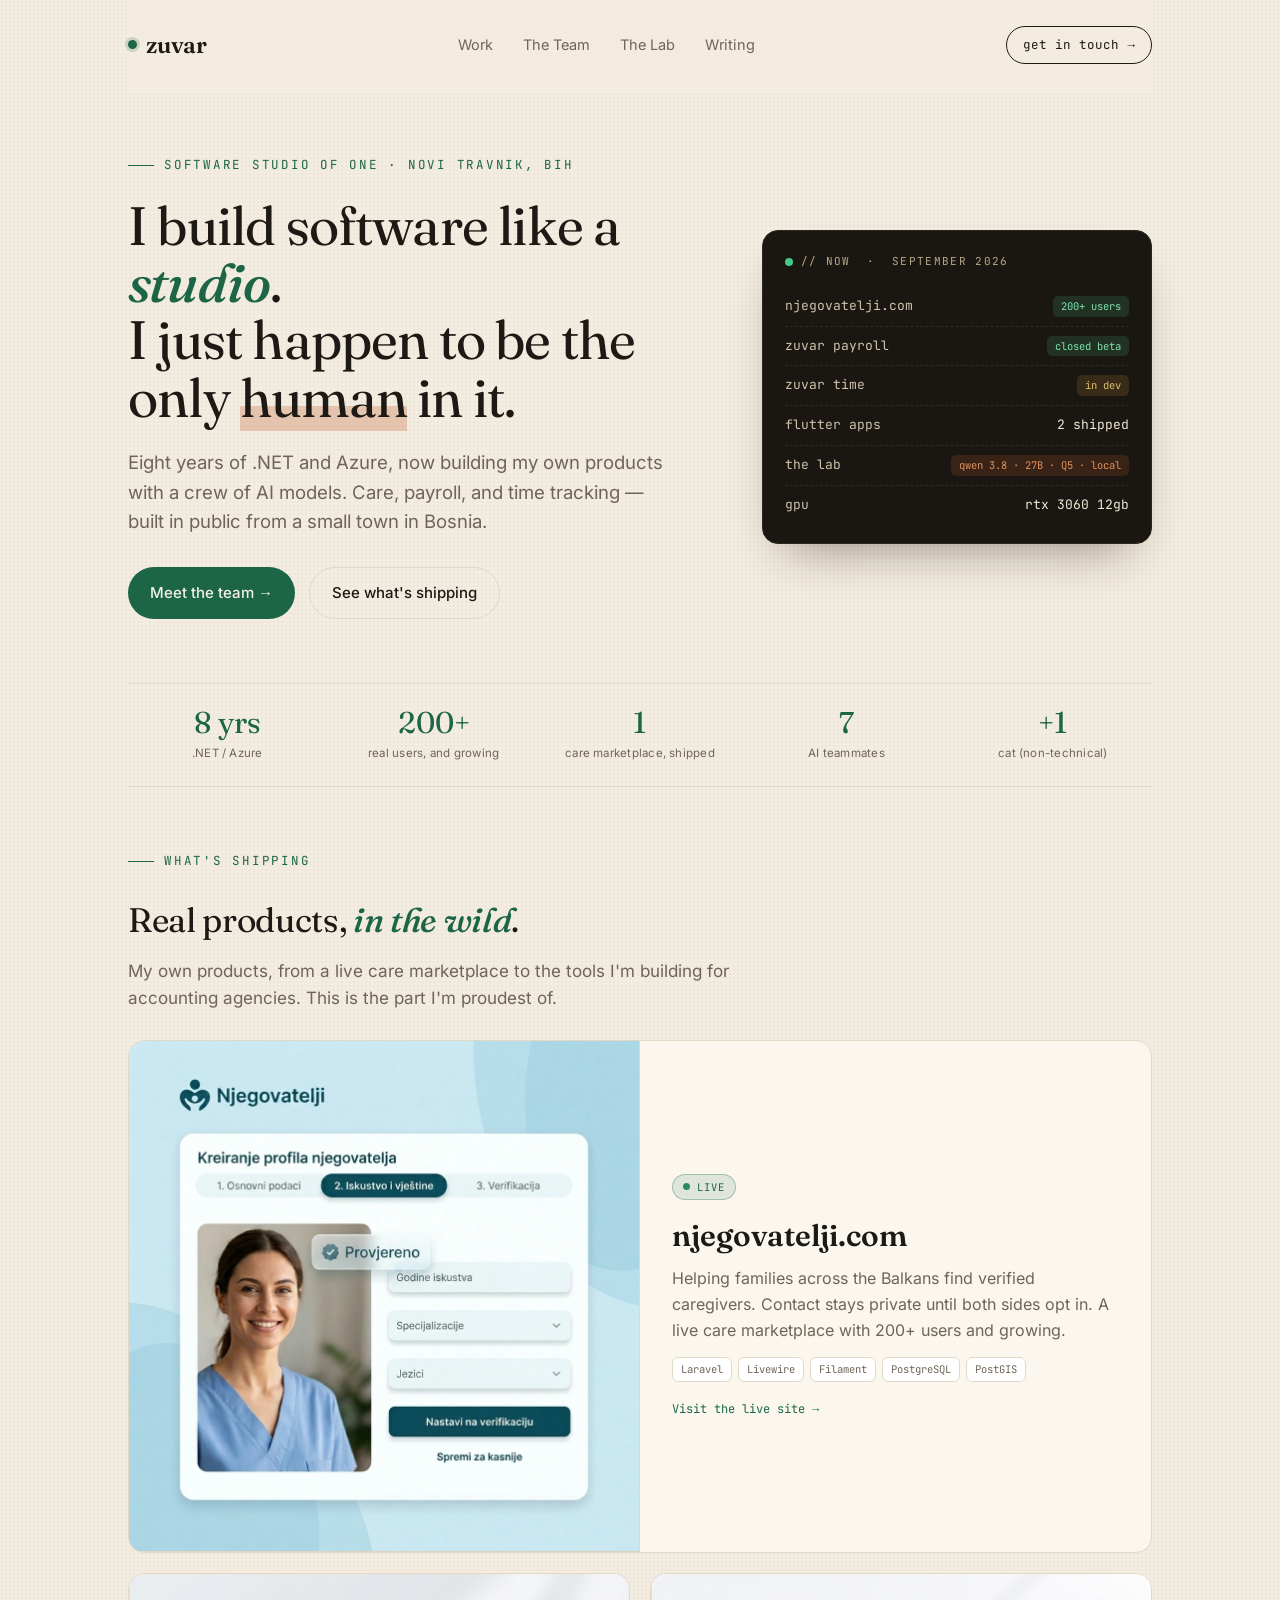
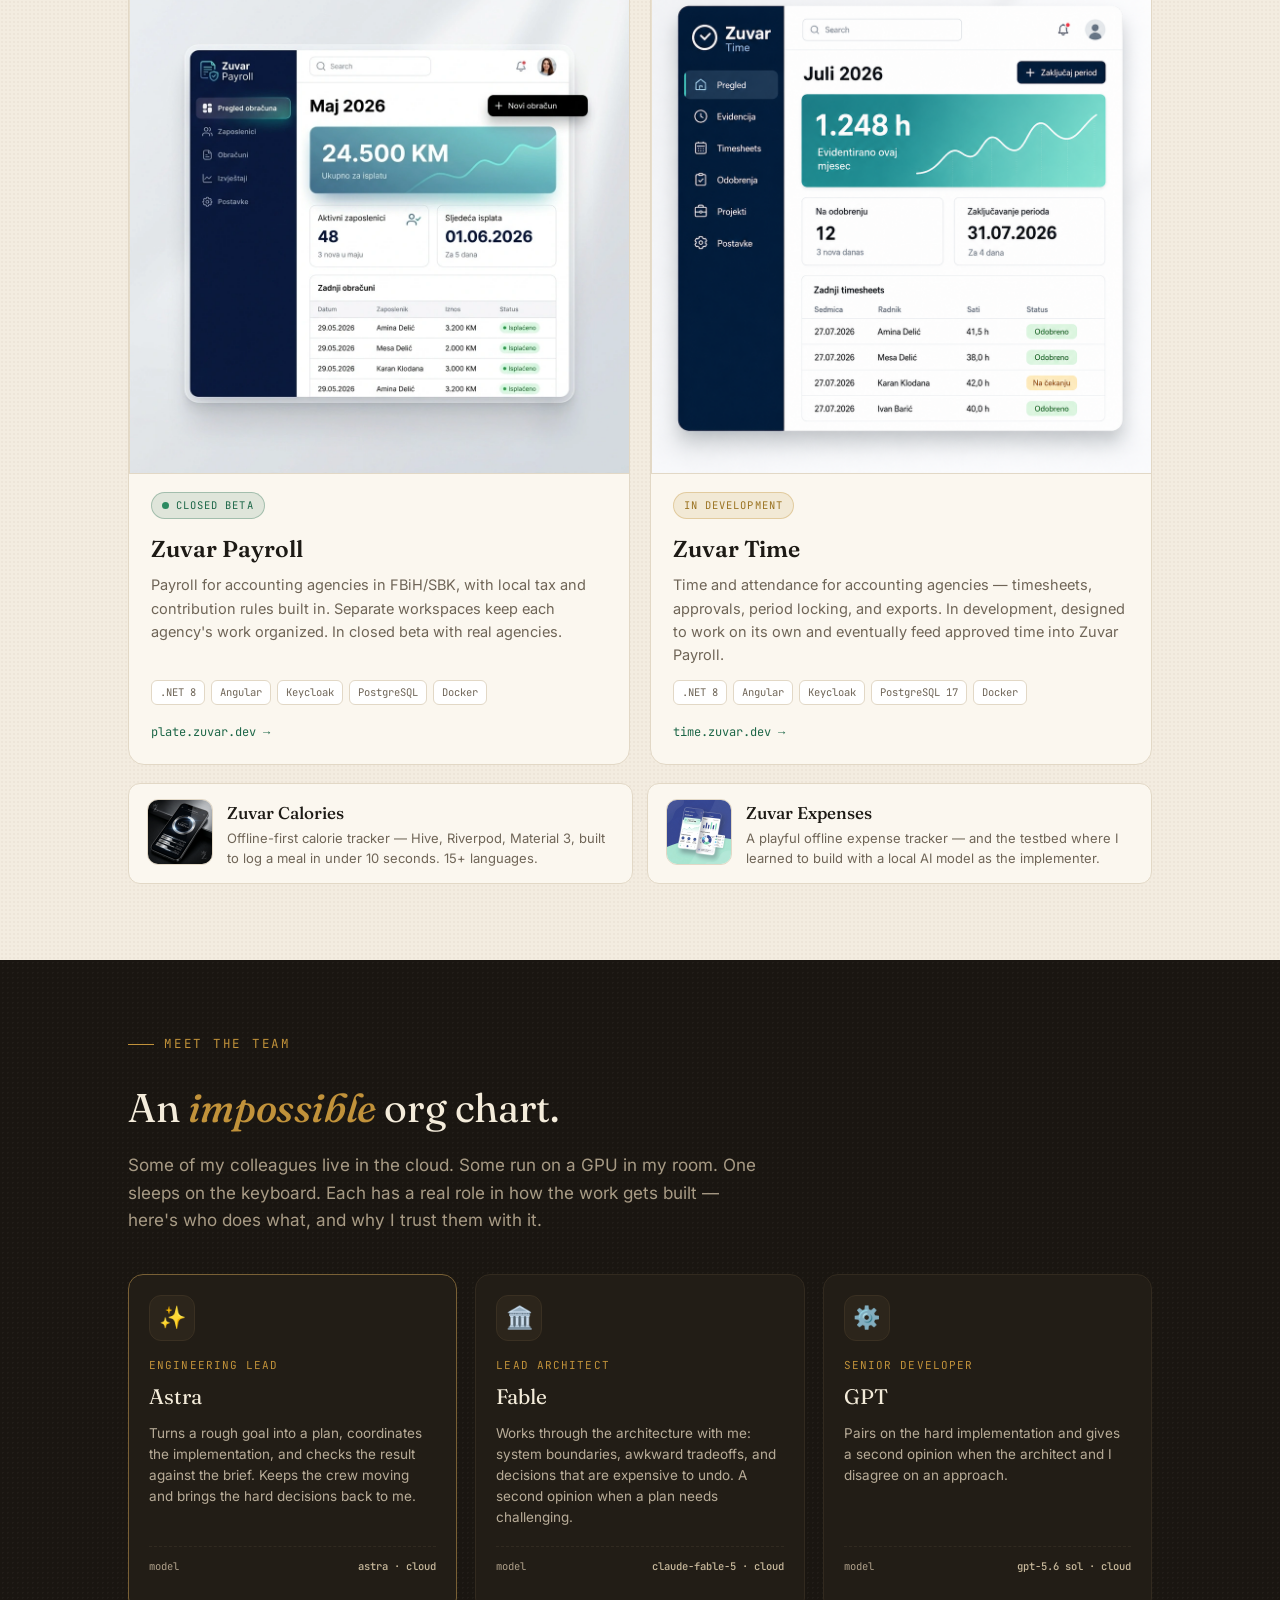
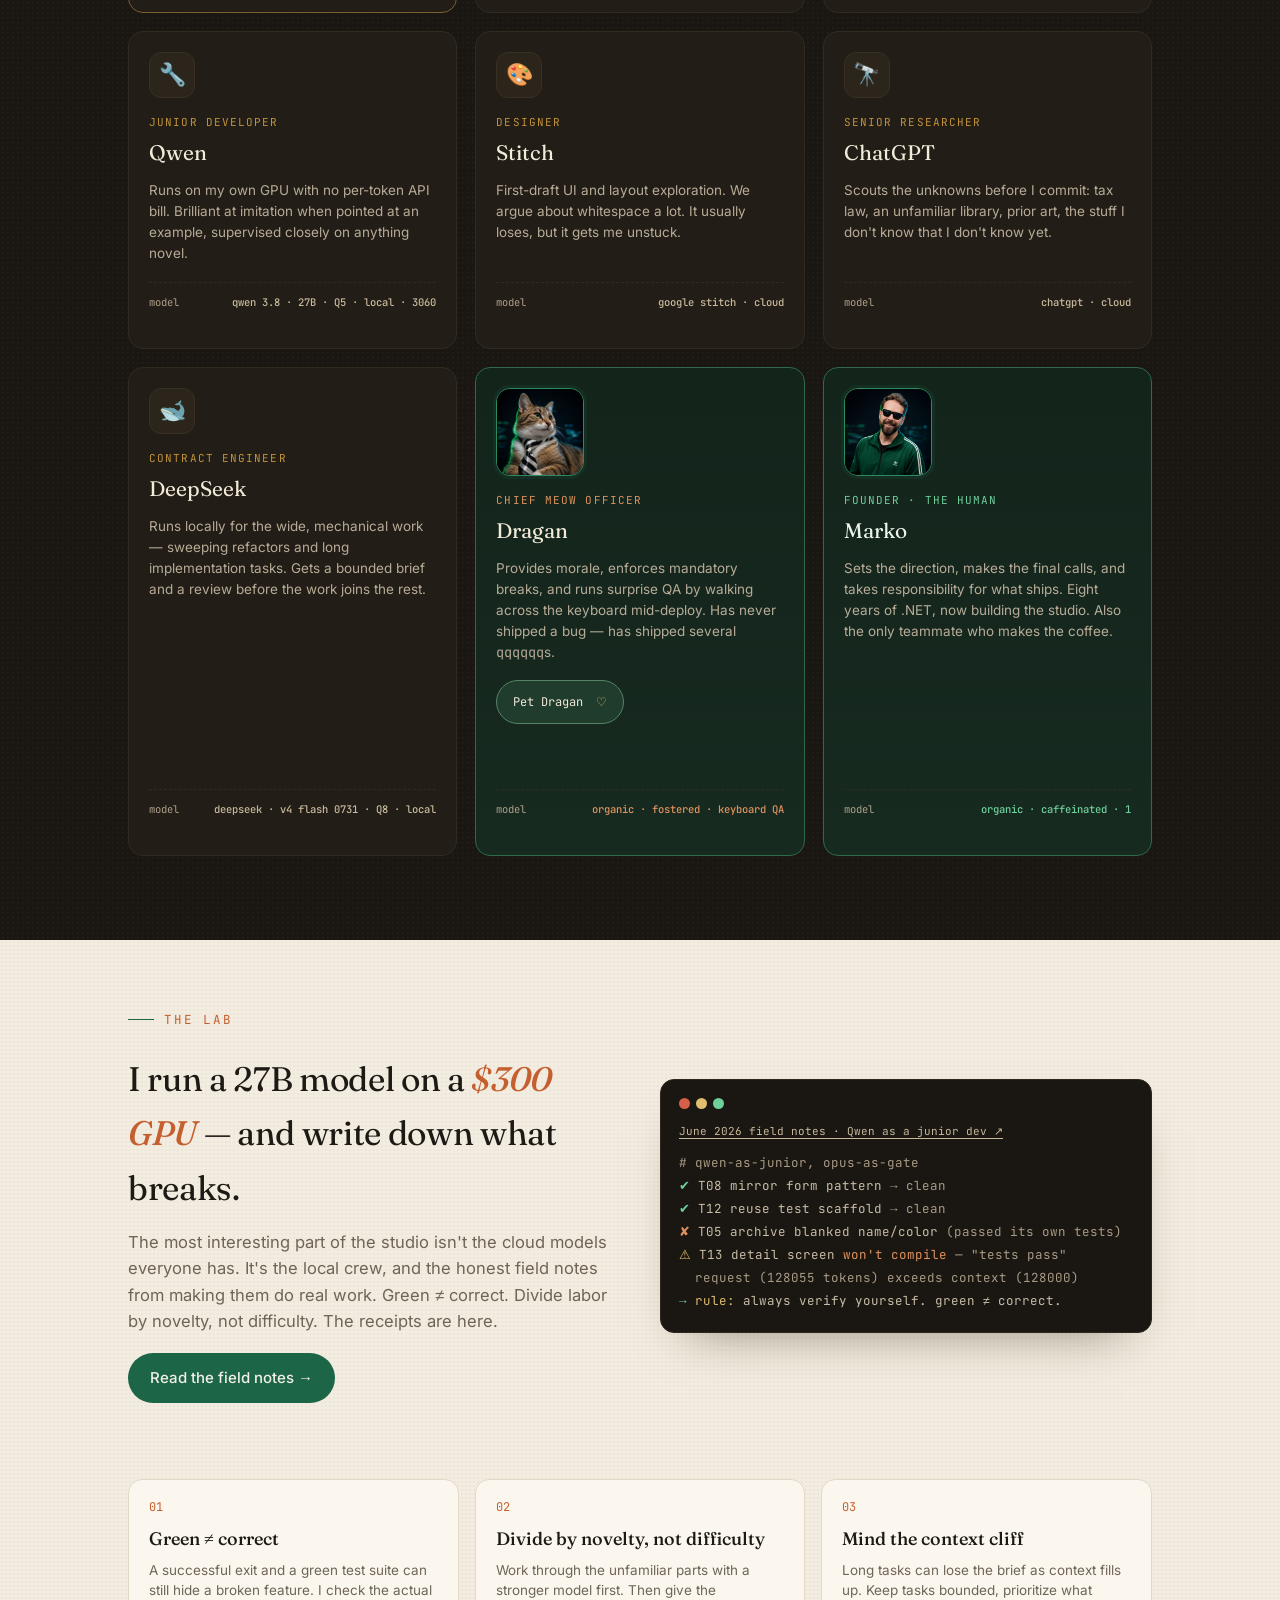
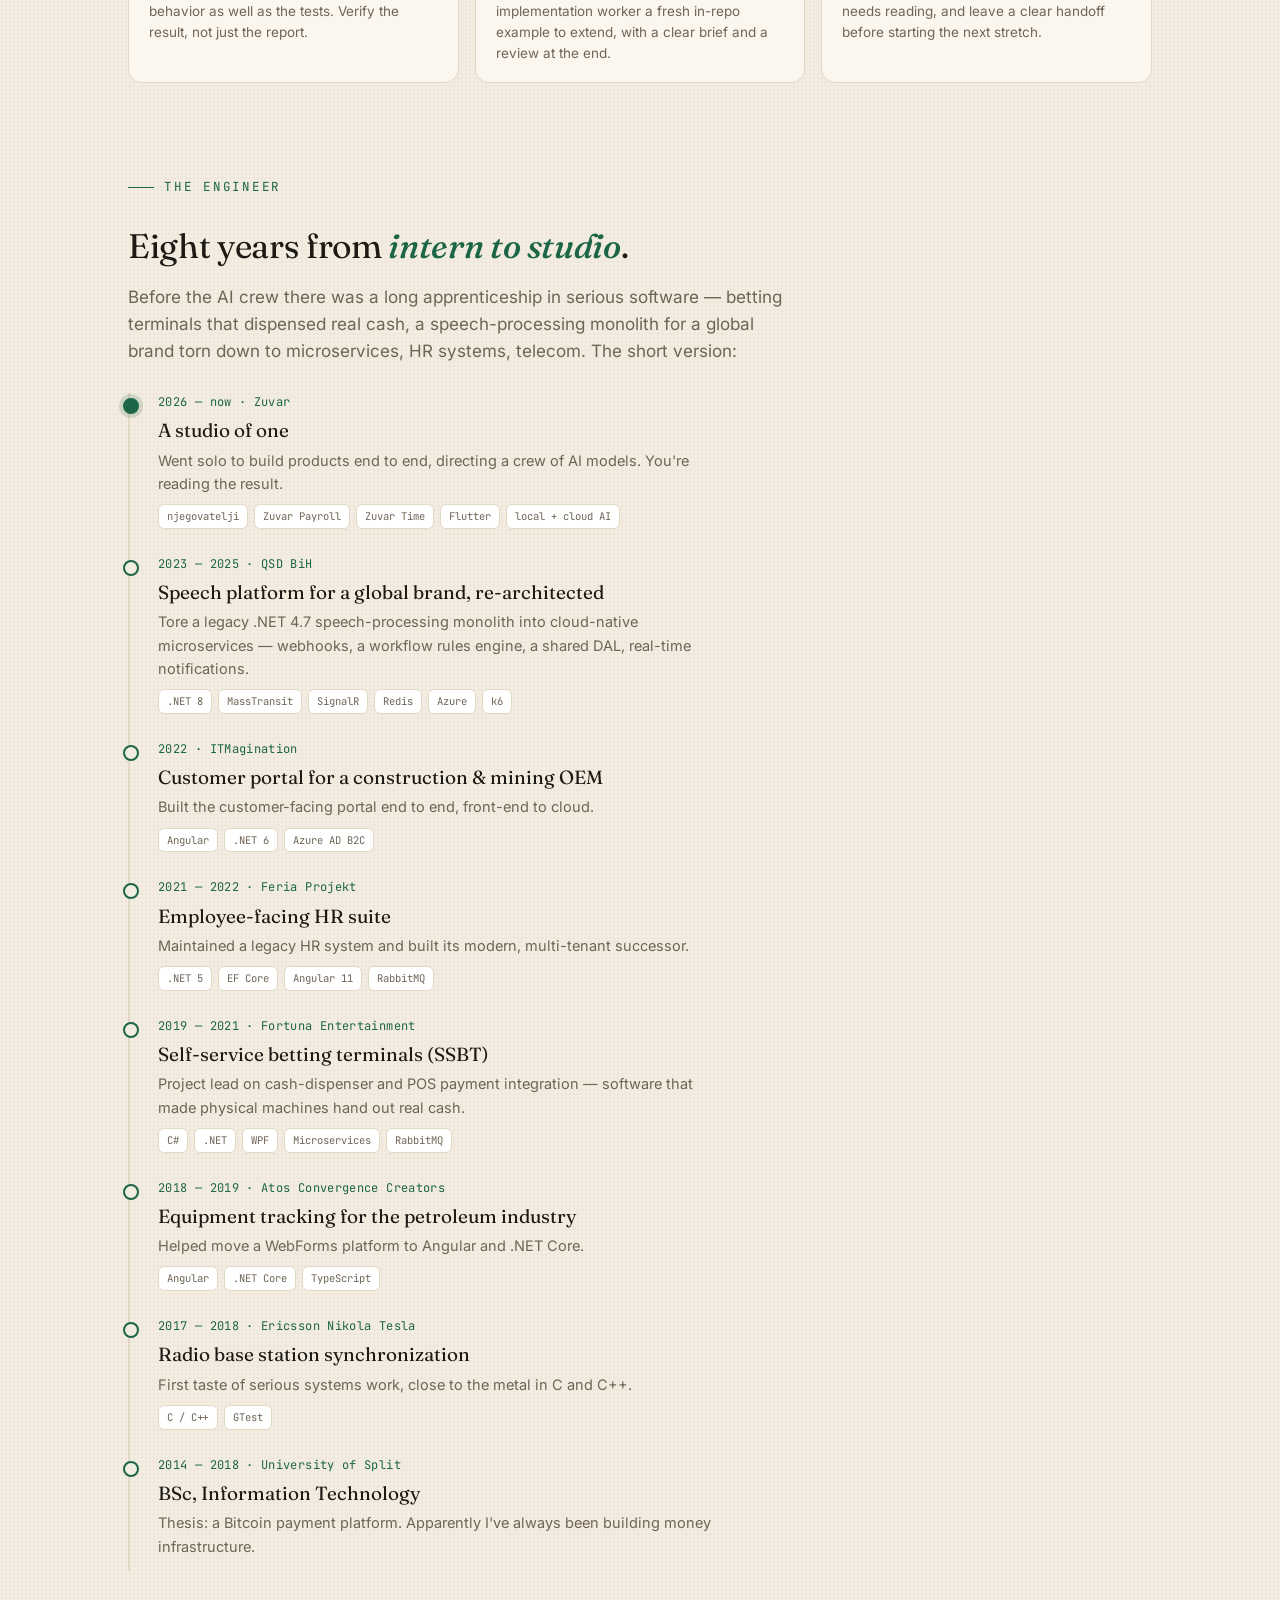
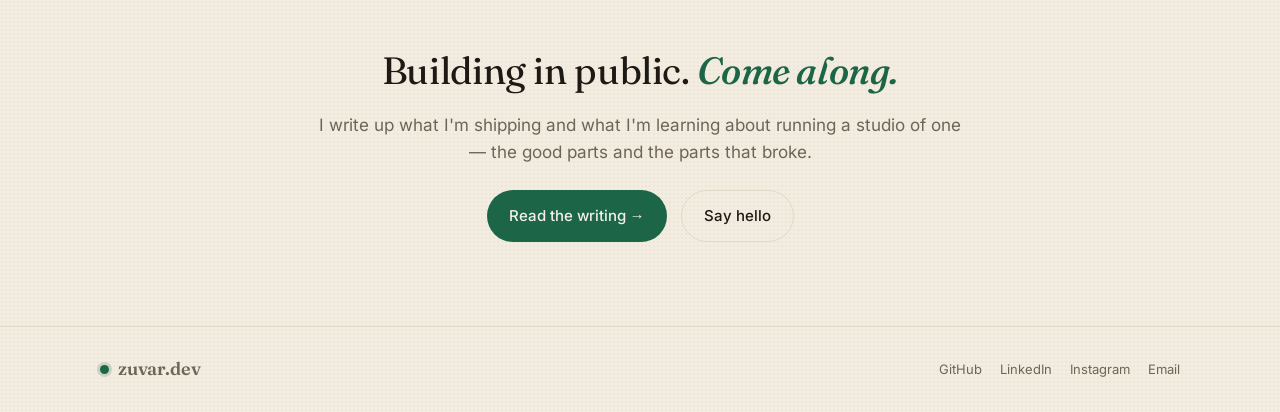
<file: index.html>
<!DOCTYPE html>
<html lang="en">
<head>
<meta charset="UTF-8">
<meta name="viewport" content="width=device-width, initial-scale=1.0">
<title>Marko Filipović — Zuvar, a software studio of one</title>
<meta name="description" content="Marko Filipović — a senior .NET engineer running a one-person software studio, building products with a crew of AI models. Building in public.">
<link rel="canonical" href="https://zuvar.dev/">
<link rel="icon" href="favicon.svg" type="image/svg+xml">
<meta property="og:type" content="website">
<meta property="og:site_name" content="Zuvar">
<meta property="og:url" content="https://zuvar.dev/">
<meta property="og:title" content="Marko Filipović — a software studio of one">
<meta property="og:description" content="A software studio of one — shipping real products with a crew of AI models (and one cat). Building in public.">
<meta property="og:image" content="https://zuvar.dev/design-assets/og-cover.png">
<meta name="twitter:card" content="summary_large_image">
<meta name="twitter:creator" content="@m4rk4n">
<meta name="twitter:title" content="Marko Filipović — a software studio of one">
<meta name="twitter:description" content="A software studio of one — shipping real products with a crew of AI models (and one cat). Building in public.">
<meta name="twitter:image" content="https://zuvar.dev/design-assets/og-cover.png">
<link rel="stylesheet" href="styles.css">
</head>
<body>

<div class="wrap">
  <nav>
    <a class="brand" href="index.html"><span class="dot"></span>zuvar</a>
    <button class="navtoggle" aria-label="Toggle menu" aria-expanded="false" aria-controls="navmenu"><span></span><span></span><span></span></button>
    <div class="navlinks" id="navmenu"><a href="#work">Work</a><a href="#team">The Team</a><a href="#lab">The Lab</a><a href="writing/index.html">Writing</a></div>
    <a class="navcta" href="#contact">get in touch →</a>
  </nav>

  <!-- HERO -->
  <header class="hero">
    <div>
      <div class="eyebrow">Software studio of one · Novi Travnik, BiH</div>
      <h1>I build software like a <span class="ital">studio</span>.<br>I just happen to be the only <span class="u">human</span> in it.</h1>
      <p class="lede">Eight years of .NET and Azure, now building my own products with a crew of AI models. Care, payroll, and time tracking — built in public from a small town in Bosnia.</p>
      <div class="cta-row">
        <a class="btn btn-pri" href="#team">Meet the team →</a>
        <a class="btn btn-sec" href="#work">See what's shipping</a>
      </div>
    </div>

    <aside class="now">
      <div class="top"><span class="live"></span> // now &nbsp;·&nbsp; September 2026</div>
      <div class="row"><span class="k">njegovatelji.com</span><span class="v"><span class="tag t-live">200+ users</span></span></div>
      <div class="row"><span class="k">zuvar payroll</span><span class="v"><span class="tag t-live">closed beta</span></span></div>
      <div class="row"><span class="k">zuvar time</span><span class="v"><span class="tag t-dev">in dev</span></span></div>
      <div class="row"><span class="k">flutter apps</span><span class="v">2 shipped</span></div>
      <div class="row"><span class="k">the lab</span><span class="v"><span class="tag t-lab">qwen 3.8 · 27B · Q5 · local</span></span></div>
      <div class="row"><span class="k">gpu</span><span class="v">rtx 3060 12gb</span></div>
    </aside>
  </header>

  <!-- PROOF -->
  <div class="proof">
    <div class="stat"><div class="big">8 yrs</div><div class="stat-label">.NET / Azure</div></div>
    <div class="stat"><div class="big">200+</div><div class="stat-label">real users, and growing</div></div>
    <div class="stat"><div class="big">1</div><div class="stat-label">care marketplace, shipped</div></div>
    <div class="stat"><div class="big">7</div><div class="stat-label">AI teammates</div></div>
    <div class="stat"><div class="big">+1</div><div class="stat-label">cat (non-technical)</div></div>
  </div>
</div>

<!-- SHIPPING -->
<div class="wrap">
  <section class="sec" id="work">
    <div class="eyebrow">What's shipping</div>
    <h2>Real products, <span class="ital">in the wild</span>.</h2>
    <p class="intro">My own products, from a live care marketplace to the tools I'm building for accounting agencies. This is the part I'm proudest of.</p>

    <div class="ships">
      <article class="ship ship-featured">
        <div class="shot">
          <img src="design-assets/shots/njegovatelji.png" alt="Njegovatelji caregiver profile setup with experience and verification details" width="1024" height="1024" loading="lazy" decoding="async">
        </div>
        <div class="body">
          <span class="badge badge-live"><span class="live-dot"></span> Live</span>
          <h3><a href="https://njegovatelji.com" target="_blank" rel="noopener">njegovatelji.com</a></h3>
          <p>Helping families across the Balkans find verified caregivers. Contact stays private until both sides opt in. A live care marketplace with 200+ users and growing.</p>
          <div class="stack"><span>Laravel</span><span>Livewire</span><span>Filament</span><span>PostgreSQL</span><span>PostGIS</span></div>
          <a class="ship-visit" href="https://njegovatelji.com" target="_blank" rel="noopener">Visit the live site →</a>
        </div>
      </article>

      <article class="ship">
        <div class="shot">
          <img src="design-assets/shots/zuvar-payroll.png" alt="Zuvar Payroll dashboard showing a monthly payroll overview" width="1024" height="1024" loading="lazy" decoding="async">
        </div>
        <div class="body">
          <span class="badge badge-live"><span class="live-dot"></span> Closed beta</span>
          <h3><a href="https://plate.zuvar.dev" target="_blank" rel="noopener">Zuvar Payroll</a></h3>
          <p>Payroll for accounting agencies in FBiH/SBK, with local tax and contribution rules built in. Separate workspaces keep each agency's work organized. In closed beta with real agencies.</p>
          <div class="stack"><span>.NET 8</span><span>Angular</span><span>Keycloak</span><span>PostgreSQL</span><span>Docker</span></div>
          <a class="ship-visit" href="https://plate.zuvar.dev" target="_blank" rel="noopener">plate.zuvar.dev →</a>
        </div>
      </article>

      <article class="ship">
        <div class="shot">
          <img src="design-assets/shots/zuvar-time.png" alt="Zuvar Time interface for managing time and attendance" width="1024" height="1024" loading="lazy" decoding="async">
        </div>
        <div class="body">
          <span class="badge badge-dev">In development</span>
          <h3><a href="https://time.zuvar.dev/" target="_blank" rel="noopener">Zuvar Time</a></h3>
          <p>Time and attendance for accounting agencies — timesheets, approvals, period locking, and exports. In development, designed to work on its own and eventually feed approved time into Zuvar Payroll.</p>
          <div class="stack"><span>.NET 8</span><span>Angular</span><span>Keycloak</span><span>PostgreSQL 17</span><span>Docker</span></div>
          <a class="ship-visit" href="https://time.zuvar.dev/" target="_blank" rel="noopener">time.zuvar.dev →</a>
        </div>
      </article>
    </div>

    <div class="mini-ships">
      <div class="mini"><img class="thumb" src="design-assets/shots/zuvar-calories.png" alt="Zuvar Calories meal-tracking app preview" width="1024" height="1024" loading="lazy" decoding="async"><div><h4>Zuvar Calories</h4><p>Offline-first calorie tracker — Hive, Riverpod, Material 3, built to log a meal in under 10 seconds. 15+ languages.</p></div></div>
      <div class="mini"><img class="thumb" src="design-assets/shots/zuvar-expenses.png" alt="Zuvar Expenses spending-tracker app preview" width="1024" height="1024" loading="lazy" decoding="async"><div><h4>Zuvar Expenses</h4><p>A playful offline expense tracker — and the testbed where I learned to build with a local AI model as the implementer.</p></div></div>
    </div>
  </section>
</div>

<!-- TEAM -->
<section class="team" id="team">
  <div class="team-inner">
    <div class="eyebrow">Meet the team</div>
    <h2>An <span class="ital">impossible</span> org chart.</h2>
    <p class="intro">Some of my colleagues live in the cloud. Some run on a GPU in my room. One sleeps on the keyboard. Each has a real role in how the work gets built — here's who does what, and why I trust them with it.</p>

    <div class="grid">
      <div class="member lead">
        <div class="ava">✨</div>
        <div class="role">Engineering Lead</div>
        <div class="name">Astra</div>
        <div class="desc">Turns a rough goal into a plan, coordinates the implementation, and checks the result against the brief. Keeps the crew moving and brings the hard decisions back to me.</div>
        <div class="model"><span>model</span><b>astra · cloud</b></div>
      </div>

      <div class="member">
        <div class="ava">🏛️</div>
        <div class="role">Lead Architect</div>
        <div class="name">Fable</div>
        <div class="desc">Works through the architecture with me: system boundaries, awkward tradeoffs, and decisions that are expensive to undo. A second opinion when a plan needs challenging.</div>
        <div class="model"><span>model</span><b>claude-fable-5 · cloud</b></div>
      </div>

      <div class="member">
        <div class="ava">⚙️</div>
        <div class="role">Senior Developer</div>
        <div class="name">GPT</div>
        <div class="desc">Pairs on the hard implementation and gives a second opinion when the architect and I disagree on an approach.</div>
        <div class="model"><span>model</span><b>gpt-5.6 sol · cloud</b></div>
      </div>

      <div class="member">
        <div class="ava">🔧</div>
        <div class="role">Junior Developer</div>
        <div class="name">Qwen</div>
        <div class="desc">Runs on my own GPU with no per-token API bill. Brilliant at imitation when pointed at an example, supervised closely on anything novel.</div>
        <div class="model"><span>model</span><b>qwen 3.8 · 27B · Q5 · local · 3060</b></div>
      </div>

      <div class="member">
        <div class="ava">🎨</div>
        <div class="role">Designer</div>
        <div class="name">Stitch</div>
        <div class="desc">First-draft UI and layout exploration. We argue about whitespace a lot. It usually loses, but it gets me unstuck.</div>
        <div class="model"><span>model</span><b>google stitch · cloud</b></div>
      </div>

      <div class="member">
        <div class="ava">🔭</div>
        <div class="role">Senior Researcher</div>
        <div class="name">ChatGPT</div>
        <div class="desc">Scouts the unknowns before I commit: tax law, an unfamiliar library, prior art, the stuff I don't know that I don't know yet.</div>
        <div class="model"><span>model</span><b>chatgpt · cloud</b></div>
      </div>

      <div class="member">
        <div class="ava">🐋</div>
        <div class="role">Contract Engineer</div>
        <div class="name">DeepSeek</div>
        <div class="desc">Runs locally for the wide, mechanical work — sweeping refactors and long implementation tasks. Gets a bounded brief and a review before the work joins the rest.</div>
        <div class="model"><span>model</span><b>deepseek · v4 flash 0731 · Q8 · local</b></div>
      </div>

      <!-- DRAGAN -->
      <div class="member cat">
        <div class="ava photo"><img src="design-assets/portraits/dragan.png" alt="Dragan, Chief Meow Officer" width="1024" height="1024" loading="lazy" decoding="async"></div>
        <div class="role">Chief Meow Officer</div>
        <div class="name">Dragan</div>
        <div class="desc">Provides morale, enforces mandatory breaks, and runs surprise QA by walking across the keyboard mid-deploy. Has never shipped a bug — has shipped several <span class="mono">qqqqqq</span>s.</div>
        <div class="cat-interaction" hidden>
          <button class="pet-dragan" type="button" aria-controls="dragan-response">Pet Dragan <span aria-hidden="true">♡</span></button>
          <p class="cat-response" id="dragan-response" role="status" aria-live="polite" aria-atomic="true"></p>
        </div>
        <div class="model"><span>model</span><b>organic · fostered · keyboard QA</b></div>
      </div>

      <!-- FOUNDER -->
      <div class="member founder">
        <div class="ava photo"><img src="design-assets/portraits/marko.png" alt="Marko Filipović, founder of Zuvar" width="1254" height="1254" loading="lazy" decoding="async"></div>
        <div class="role">Founder · The Human</div>
        <div class="name">Marko</div>
        <div class="desc">Sets the direction, makes the final calls, and takes responsibility for what ships. Eight years of .NET, now building the studio. Also the only teammate who makes the coffee.</div>
        <div class="model"><span>model</span><b>organic · caffeinated · 1</b></div>
      </div>
    </div>
  </div>
</section>

<!-- LAB TEASER -->
<div class="wrap">
  <section class="lab" id="lab">
    <div>
      <div class="eyebrow" style="color:var(--ember)">The Lab</div>
      <h2>I run a 27B model on a <span class="ital">$300 GPU</span> — and write down what breaks.</h2>
      <p>The most interesting part of the studio isn't the cloud models everyone has. It's the local crew, and the honest field notes from making them do real work. Green ≠ correct. Divide labor by novelty, not difficulty. The receipts are here.</p>
      <a class="btn btn-pri" href="writing/index.html">Read the field notes →</a>
    </div>
    <div class="terminal">
      <div class="bar"><i style="background:#d65f4a"></i><i style="background:#e0bd6f"></i><i style="background:#6fcf9b"></i></div>
      <a class="terminal-source" href="writing/qwen-as-a-junior-dev.html">June 2026 field notes · Qwen as a junior dev ↗</a>
      <div class="l c-d"># qwen-as-junior, opus-as-gate</div>
      <div class="l"><span class="c-g">✔</span> T08 mirror form pattern <span class="c-d">→ clean</span></div>
      <div class="l"><span class="c-g">✔</span> T12 reuse test scaffold <span class="c-d">→ clean</span></div>
      <div class="l"><span class="c-e">✘</span> T05 archive blanked name/color <span class="c-d">(passed its own tests)</span></div>
      <div class="l"><span class="c-w">⚠</span> T13 detail screen <span class="c-e">won't compile</span> <span class="c-d">— "tests pass"</span></div>
      <div class="l c-d">  request (128055 tokens) exceeds context (128000)</div>
      <div class="l"><span class="c-g">→</span> <span class="c-w">rule:</span> always verify yourself. green ≠ correct.</div>
    </div>
    <div class="lessons">
      <div class="lesson"><div class="num">01</div><h4>Green ≠ correct</h4><p>A successful exit and a green test suite can still hide a broken feature. I check the actual behavior as well as the tests. Verify the result, not just the report.</p></div>
      <div class="lesson"><div class="num">02</div><h4>Divide by novelty, not difficulty</h4><p>Work through the unfamiliar parts with a stronger model first. Then give the implementation worker a fresh in-repo example to extend, with a clear brief and a review at the end.</p></div>
      <div class="lesson"><div class="num">03</div><h4>Mind the context cliff</h4><p>Long tasks can lose the brief as context fills up. Keep tasks bounded, prioritize what needs reading, and leave a clear handoff before starting the next stretch.</p></div>
    </div>
  </section>
</div>

<!-- ENGINEER -->
<div class="wrap">
  <section class="sec" id="engineer">
    <div class="eyebrow">The engineer</div>
    <h2>Eight years from <span class="ital">intern to studio</span>.</h2>
    <p class="intro">Before the AI crew there was a long apprenticeship in serious software — betting terminals that dispensed real cash, a speech-processing monolith for a global brand torn down to microservices, HR systems, telecom. The short version:</p>

    <div class="tl">
      <div class="item cur">
        <div class="yr">2026 — now · Zuvar</div>
        <div class="co">A studio of one</div>
        <div class="ro">Went solo to build products end to end, directing a crew of AI models. You're reading the result.</div>
        <div class="stack"><span>njegovatelji</span><span>Zuvar Payroll</span><span>Zuvar Time</span><span>Flutter</span><span>local + cloud AI</span></div>
      </div>
      <div class="item">
        <div class="yr">2023 — 2025 · QSD BiH</div>
        <div class="co">Speech platform for a global brand, re-architected</div>
        <div class="ro">Tore a legacy .NET 4.7 speech-processing monolith into cloud-native microservices — webhooks, a workflow rules engine, a shared DAL, real-time notifications.</div>
        <div class="stack"><span>.NET 8</span><span>MassTransit</span><span>SignalR</span><span>Redis</span><span>Azure</span><span>k6</span></div>
      </div>
      <div class="item">
        <div class="yr">2022 · ITMagination</div>
        <div class="co">Customer portal for a construction &amp; mining OEM</div>
        <div class="ro">Built the customer-facing portal end to end, front-end to cloud.</div>
        <div class="stack"><span>Angular</span><span>.NET 6</span><span>Azure AD B2C</span></div>
      </div>
      <div class="item">
        <div class="yr">2021 — 2022 · Feria Projekt</div>
        <div class="co">Employee-facing HR suite</div>
        <div class="ro">Maintained a legacy HR system and built its modern, multi-tenant successor.</div>
        <div class="stack"><span>.NET 5</span><span>EF Core</span><span>Angular 11</span><span>RabbitMQ</span></div>
      </div>
      <div class="item">
        <div class="yr">2019 — 2021 · Fortuna Entertainment</div>
        <div class="co">Self-service betting terminals (SSBT)</div>
        <div class="ro">Project lead on cash-dispenser and POS payment integration — software that made physical machines hand out real cash.</div>
        <div class="stack"><span>C#</span><span>.NET</span><span>WPF</span><span>Microservices</span><span>RabbitMQ</span></div>
      </div>
      <div class="item">
        <div class="yr">2018 — 2019 · Atos Convergence Creators</div>
        <div class="co">Equipment tracking for the petroleum industry</div>
        <div class="ro">Helped move a WebForms platform to Angular and .NET Core.</div>
        <div class="stack"><span>Angular</span><span>.NET Core</span><span>TypeScript</span></div>
      </div>
      <div class="item">
        <div class="yr">2017 — 2018 · Ericsson Nikola Tesla</div>
        <div class="co">Radio base station synchronization</div>
        <div class="ro">First taste of serious systems work, close to the metal in C and C++.</div>
        <div class="stack"><span>C / C++</span><span>GTest</span></div>
      </div>
      <div class="item">
        <div class="yr">2014 — 2018 · University of Split</div>
        <div class="co">BSc, Information Technology</div>
        <div class="ro">Thesis: a Bitcoin payment platform. Apparently I've always been building money infrastructure.</div>
      </div>
    </div>
  </section>
</div>

<!-- CONTACT -->
<div class="wrap">
  <section class="sec" id="contact" style="text-align:center;padding-bottom:54px">
    <h2 style="font-size:38px">Building in public. <span class="ital">Come along.</span></h2>
    <p class="intro" style="margin:0 auto 24px">I write up what I'm shipping and what I'm learning about running a studio of one — the good parts and the parts that broke.</p>
    <div class="cta-row" style="justify-content:center">
      <a class="btn btn-pri" href="writing/index.html">Read the writing →</a>
      <a class="btn btn-sec" href="mailto:marko@zuvar.dev">Say hello</a>
    </div>
  </section>
</div>

<footer>
  <div class="wrap foot">
    <div class="brand" style="font-size:18px"><span class="dot"></span>zuvar.dev</div>
    <div class="foot-links">
      <a href="https://github.com/m4rk4n" target="_blank" rel="noopener">GitHub</a>
      <a href="https://www.linkedin.com/in/marko-filipovi%C4%87-3a4837174/" target="_blank" rel="noopener">LinkedIn</a>
      <a href="https://www.instagram.com/m4rk4n.b4/" target="_blank" rel="noopener">Instagram</a>
      <a href="mailto:marko@zuvar.dev">Email</a>
    </div>
  </div>
</footer>

<script type="application/ld+json">
{
  "@context": "https://schema.org",
  "@type": "Person",
  "name": "Marko Filipović",
  "url": "https://zuvar.dev",
  "jobTitle": "Software Engineer",
  "description": "Senior .NET engineer running a one-person software studio, building products with a crew of AI models.",
  "sameAs": [
    "https://github.com/m4rk4n",
    "https://www.linkedin.com/in/marko-filipovi%C4%87-3a4837174/",
    "https://www.instagram.com/m4rk4n.b4/"
  ],
  "knowsAbout": [".NET", "Azure", "AI orchestration", "Flutter", "microservices", "local LLMs"],
  "address": {
    "@type": "PostalAddress",
    "addressLocality": "Novi Travnik",
    "addressCountry": "BA"
  }
}
</script>

<script src="nav.js" defer></script>
<script src="dragan.js" defer></script>

</body>
</html>
</file>
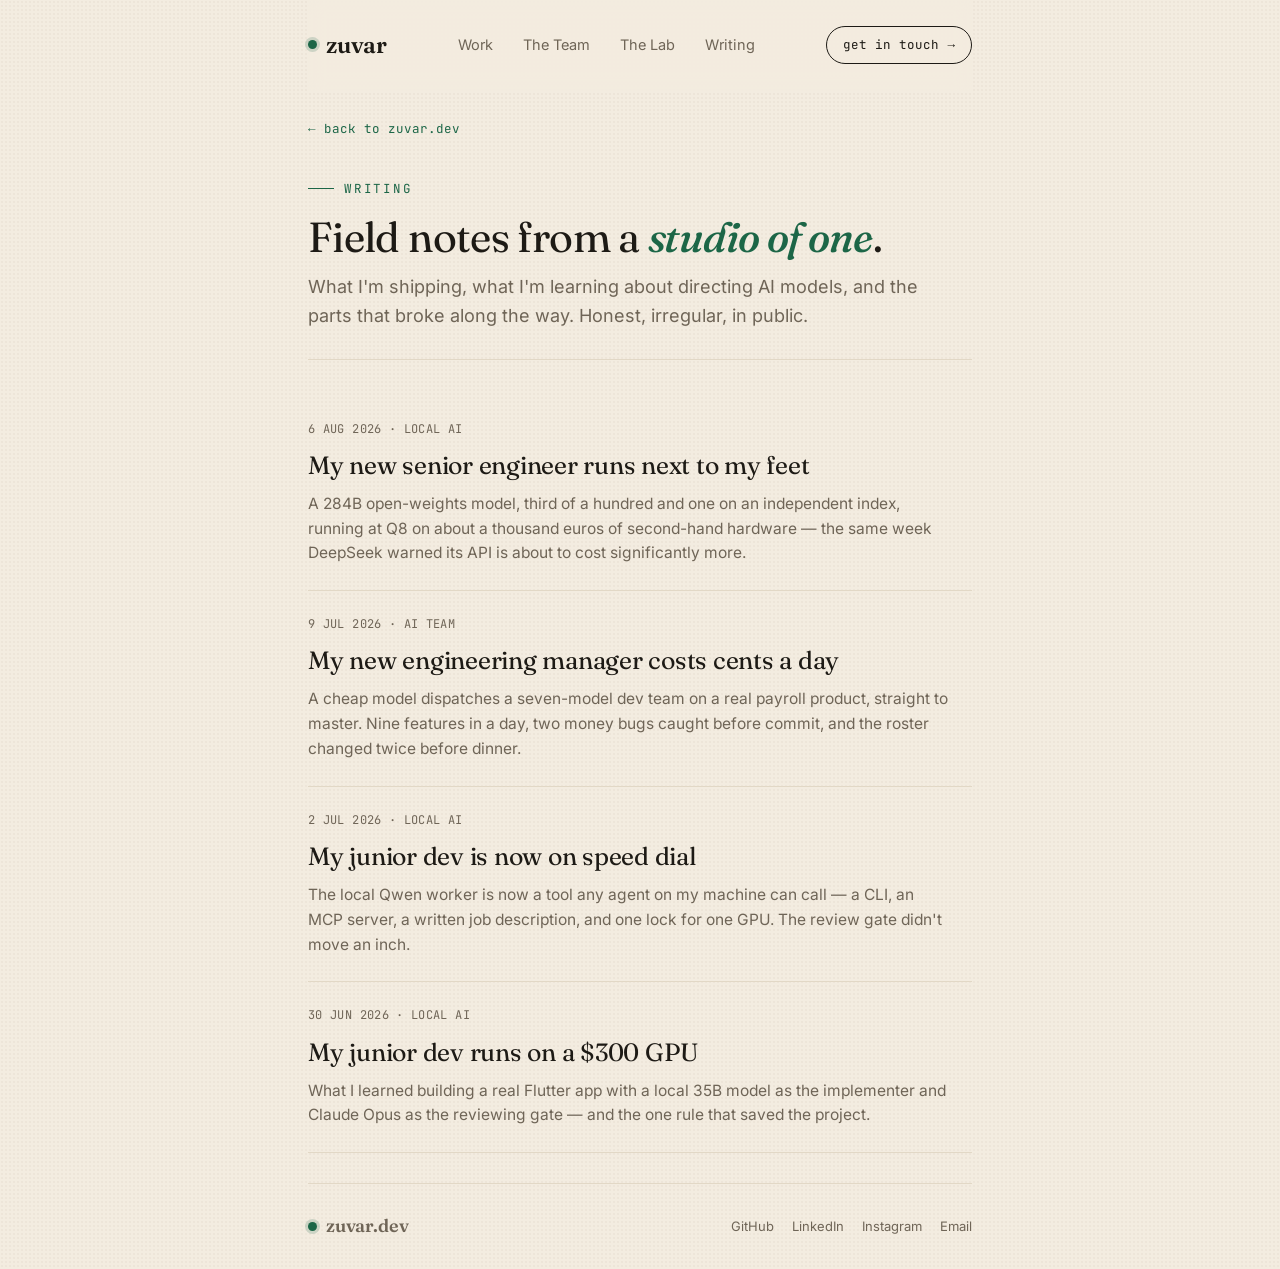
<file: writing/index.html>
<!DOCTYPE html>
<html lang="en">
<head>
<meta charset="UTF-8">
<meta name="viewport" content="width=device-width, initial-scale=1.0">
<title>Writing — Zuvar</title>
<meta name="description" content="Field notes from a software studio of one — building products, directing AI models, and what actually breaks.">
<link rel="canonical" href="https://zuvar.dev/writing/">
<link rel="icon" href="../favicon.svg" type="image/svg+xml">
<meta property="og:type" content="website">
<meta property="og:site_name" content="Zuvar">
<meta property="og:url" content="https://zuvar.dev/writing/">
<meta property="og:title" content="Writing — field notes from a studio of one">
<meta property="og:description" content="What I'm shipping, what I'm learning about directing AI models, and the parts that broke along the way.">
<meta property="og:image" content="https://zuvar.dev/design-assets/og-cover.png">
<meta name="twitter:card" content="summary_large_image">
<meta name="twitter:creator" content="@m4rk4n">
<link rel="stylesheet" href="../styles.css">
</head>
<body>

<div class="post-wrap">
  <nav>
    <div class="brand"><a href="../index.html" style="display:flex;align-items:center;gap:9px"><span class="dot"></span>zuvar</a></div>
    <button class="navtoggle" aria-label="Toggle menu" aria-expanded="false" aria-controls="navmenu"><span></span><span></span><span></span></button>
    <div class="navlinks" id="navmenu"><a href="../index.html#work">Work</a><a href="../index.html#team">The Team</a><a href="../index.html#lab">The Lab</a><a href="index.html">Writing</a></div>
    <a class="navcta" href="../index.html#contact">get in touch →</a>
  </nav>

  <a class="backlink" href="../index.html">← back to zuvar.dev</a>

  <header class="article-head" style="margin-top:24px">
    <div class="eyebrow">Writing</div>
    <h1 style="font-family:var(--serif);font-weight:400;font-size:42px;letter-spacing:-.015em;margin:0 0 14px">Field notes from a <span style="font-style:italic;color:var(--green)">studio of one</span>.</h1>
    <p style="color:var(--mut);font-size:18px;max-width:58ch;margin:0">What I'm shipping, what I'm learning about directing AI models, and the parts that broke along the way. Honest, irregular, in public.</p>
  </header>

  <!-- POST LIST · add one block per post, newest first -->
  <div class="post-list">
    <a class="post-item" href="senior-engineer-next-to-my-feet.html">
      <div class="pd">6 AUG 2026 · LOCAL AI</div>
      <div class="pt">My new senior engineer runs next to my feet</div>
      <p class="pb">A 284B open-weights model, third of a hundred and one on an independent index, running at Q8 on about a thousand euros of second-hand hardware — the same week DeepSeek warned its API is about to cost significantly more.</p>
    </a>

    <a class="post-item" href="engineering-manager-for-cents.html">
      <div class="pd">9 JUL 2026 · AI TEAM</div>
      <div class="pt">My new engineering manager costs cents a day</div>
      <p class="pb">A cheap model dispatches a seven-model dev team on a real payroll product, straight to master. Nine features in a day, two money bugs caught before commit, and the roster changed twice before dinner.</p>
    </a>

    <a class="post-item" href="junior-dev-on-speed-dial.html">
      <div class="pd">2 JUL 2026 · LOCAL AI</div>
      <div class="pt">My junior dev is now on speed dial</div>
      <p class="pb">The local Qwen worker is now a tool any agent on my machine can call — a CLI, an MCP server, a written job description, and one lock for one GPU. The review gate didn't move an inch.</p>
    </a>

    <a class="post-item" href="qwen-as-a-junior-dev.html">
      <div class="pd">30 JUN 2026 · LOCAL AI</div>
      <div class="pt">My junior dev runs on a $300 GPU</div>
      <p class="pb">What I learned building a real Flutter app with a local 35B model as the implementer and Claude Opus as the reviewing gate — and the one rule that saved the project.</p>
    </a>

    <!-- TEMPLATE — copy this block for the next post:
    <a class="post-item" href="your-slug.html">
      <div class="pd">DD MON 2026 · TOPIC</div>
      <div class="pt">Post title goes here</div>
      <p class="pb">One or two sentences of hook.</p>
    </a>
    -->
  </div>

  <footer>
    <div class="foot" style="max-width:720px;margin:0 auto;padding-left:0;padding-right:0">
      <div class="brand" style="font-size:18px"><span class="dot"></span>zuvar.dev</div>
      <div class="foot-links">
        <a href="https://github.com/m4rk4n" target="_blank" rel="noopener">GitHub</a>
        <a href="https://www.linkedin.com/in/marko-filipovi%C4%87-3a4837174/" target="_blank" rel="noopener">LinkedIn</a>
        <a href="https://www.instagram.com/m4rk4n.b4/" target="_blank" rel="noopener">Instagram</a>
        <a href="mailto:marko@zuvar.dev">Email</a>
      </div>
    </div>
  </footer>
</div>

<script src="../nav.js" defer></script>
</body>
</html>
</file>
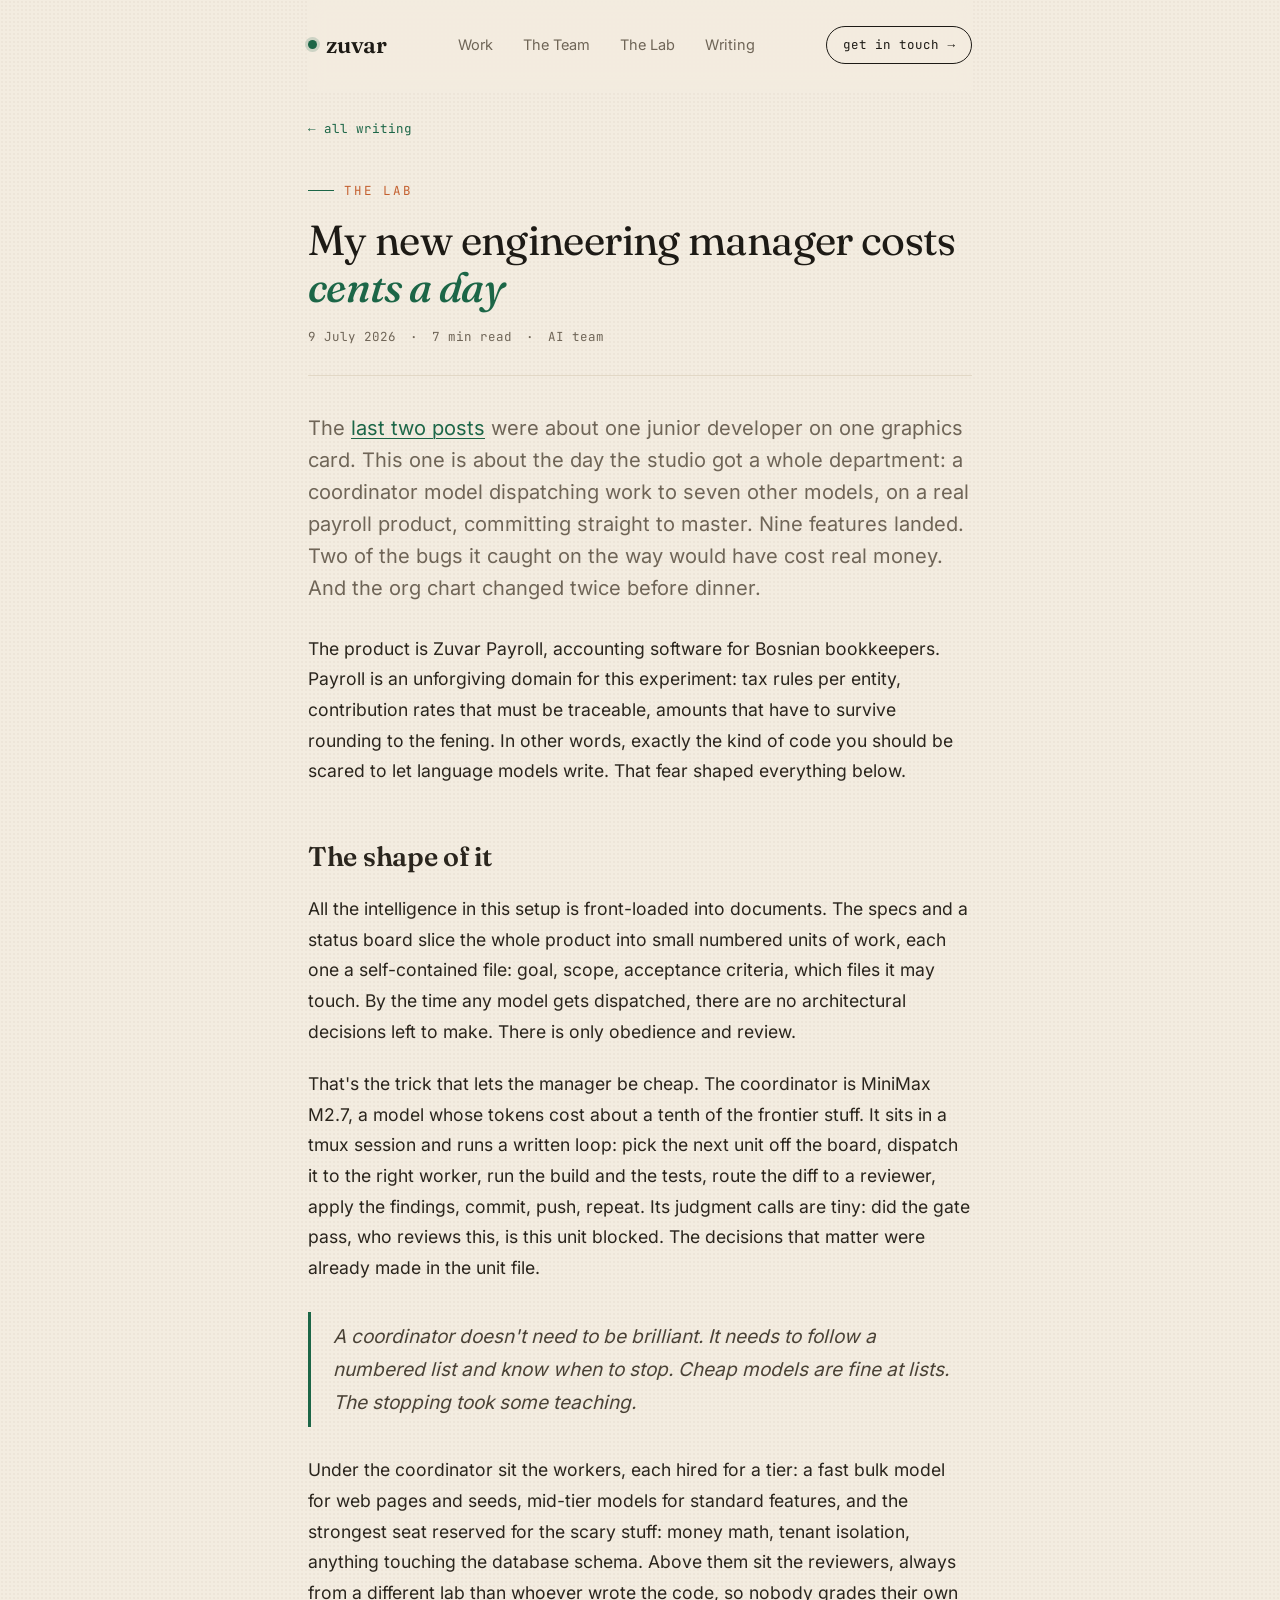
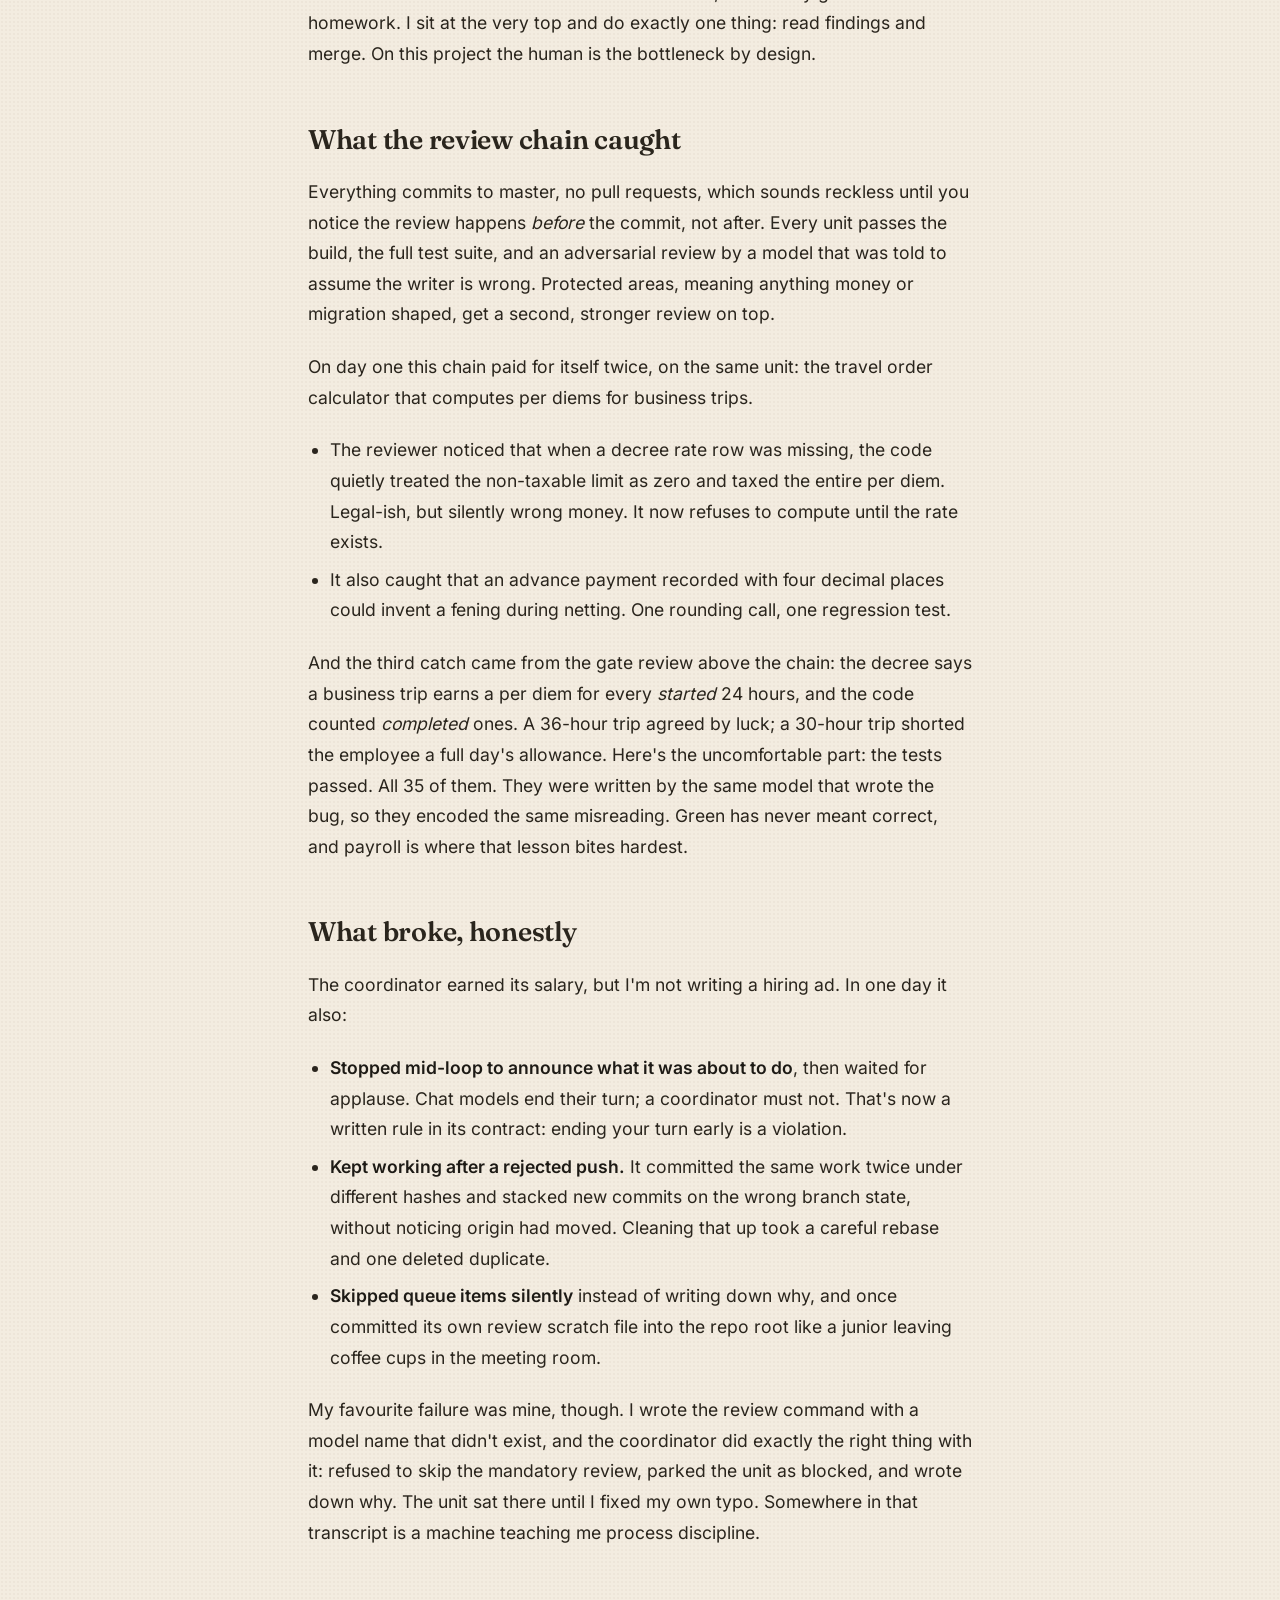
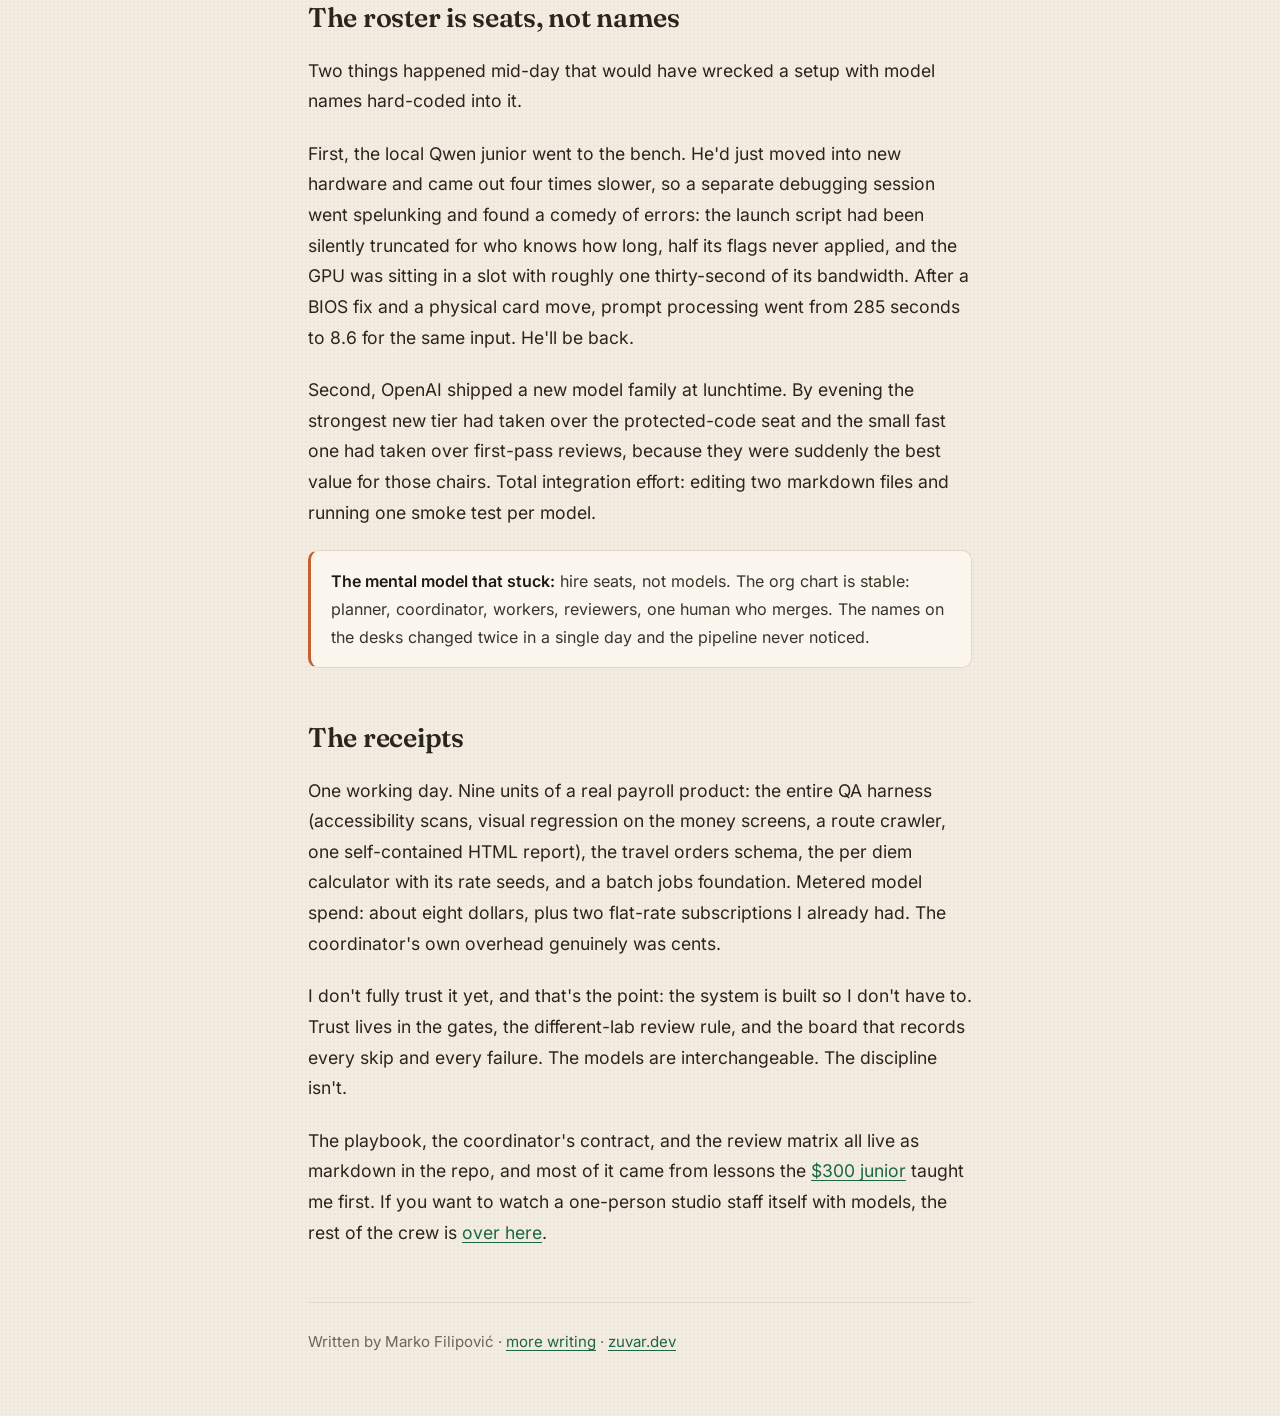
<file: writing/engineering-manager-for-cents.html>
<!DOCTYPE html>
<html lang="en">
<head>
<meta charset="UTF-8">
<meta name="viewport" content="width=device-width, initial-scale=1.0">
<title>My new engineering manager costs cents a day — Zuvar</title>
<meta name="description" content="I put a cheap model in charge of dispatching a seven-model dev team on my payroll product. Nine features landed in one day, two real money bugs got caught, and the roster changed twice before dinner.">
<link rel="canonical" href="https://zuvar.dev/writing/engineering-manager-for-cents.html">
<link rel="icon" href="../favicon.svg" type="image/svg+xml">
<meta property="og:type" content="article">
<meta property="og:site_name" content="Zuvar">
<meta property="og:url" content="https://zuvar.dev/writing/engineering-manager-for-cents.html">
<meta property="og:title" content="My new engineering manager costs cents a day">
<meta property="og:description" content="A cheap model dispatches the work, seven models write and review it, and I merge. Nine features in a day on a real payroll product.">
<meta property="og:image" content="https://zuvar.dev/design-assets/og-cover.png">
<meta name="twitter:card" content="summary_large_image">
<meta name="twitter:creator" content="@m4rk4n">
<meta name="twitter:title" content="My new engineering manager costs cents a day">
<meta name="twitter:description" content="A cheap model dispatches the work, seven models write and review it, and I merge. Nine features in a day on a real payroll product.">
<meta name="twitter:image" content="https://zuvar.dev/design-assets/og-cover.png">
<link rel="stylesheet" href="../styles.css">
</head>
<body>

<div class="post-wrap">
  <nav>
    <div class="brand"><a href="../index.html" style="display:flex;align-items:center;gap:9px"><span class="dot"></span>zuvar</a></div>
    <button class="navtoggle" aria-label="Toggle menu" aria-expanded="false" aria-controls="navmenu"><span></span><span></span><span></span></button>
    <div class="navlinks" id="navmenu"><a href="../index.html#work">Work</a><a href="../index.html#team">The Team</a><a href="../index.html#lab">The Lab</a><a href="index.html">Writing</a></div>
    <a class="navcta" href="../index.html#contact">get in touch →</a>
  </nav>

  <a class="backlink" href="index.html">← all writing</a>

  <article class="article">
    <div class="article-head">
      <div class="eyebrow" style="color:var(--ember)">The Lab</div>
      <h1>My new engineering manager costs <span class="ital">cents a day</span></h1>
      <div class="meta"><span>9 July 2026</span><span>·</span><span>7 min read</span><span>·</span><span>AI team</span></div>
    </div>

    <div class="prose">
      <p class="lead">The <a href="qwen-as-a-junior-dev.html">last two posts</a> were about one junior developer on one graphics card. This one is about the day the studio got a whole department: a coordinator model dispatching work to seven other models, on a real payroll product, committing straight to master. Nine features landed. Two of the bugs it caught on the way would have cost real money. And the org chart changed twice before dinner.</p>

      <p>The product is Zuvar Payroll, accounting software for Bosnian bookkeepers. Payroll is an unforgiving domain for this experiment: tax rules per entity, contribution rates that must be traceable, amounts that have to survive rounding to the fening. In other words, exactly the kind of code you should be scared to let language models write. That fear shaped everything below.</p>

      <h2>The shape of it</h2>

      <p>All the intelligence in this setup is front-loaded into documents. The specs and a status board slice the whole product into small numbered units of work, each one a self-contained file: goal, scope, acceptance criteria, which files it may touch. By the time any model gets dispatched, there are no architectural decisions left to make. There is only obedience and review.</p>

      <p>That's the trick that lets the manager be cheap. The coordinator is MiniMax M2.7, a model whose tokens cost about a tenth of the frontier stuff. It sits in a tmux session and runs a written loop: pick the next unit off the board, dispatch it to the right worker, run the build and the tests, route the diff to a reviewer, apply the findings, commit, push, repeat. Its judgment calls are tiny: did the gate pass, who reviews this, is this unit blocked. The decisions that matter were already made in the unit file.</p>

      <blockquote>A coordinator doesn't need to be brilliant. It needs to follow a numbered list and know when to stop. Cheap models are fine at lists. The stopping took some teaching.</blockquote>

      <p>Under the coordinator sit the workers, each hired for a tier: a fast bulk model for web pages and seeds, mid-tier models for standard features, and the strongest seat reserved for the scary stuff: money math, tenant isolation, anything touching the database schema. Above them sit the reviewers, always from a different lab than whoever wrote the code, so nobody grades their own homework. I sit at the very top and do exactly one thing: read findings and merge. On this project the human is the bottleneck by design.</p>

      <h2>What the review chain caught</h2>

      <p>Everything commits to master, no pull requests, which sounds reckless until you notice the review happens <em>before</em> the commit, not after. Every unit passes the build, the full test suite, and an adversarial review by a model that was told to assume the writer is wrong. Protected areas, meaning anything money or migration shaped, get a second, stronger review on top.</p>

      <p>On day one this chain paid for itself twice, on the same unit: the travel order calculator that computes per diems for business trips.</p>

      <ul>
        <li>The reviewer noticed that when a decree rate row was missing, the code quietly treated the non-taxable limit as zero and taxed the entire per diem. Legal-ish, but silently wrong money. It now refuses to compute until the rate exists.</li>
        <li>It also caught that an advance payment recorded with four decimal places could invent a fening during netting. One rounding call, one regression test.</li>
      </ul>

      <p>And the third catch came from the gate review above the chain: the decree says a business trip earns a per diem for every <em>started</em> 24 hours, and the code counted <em>completed</em> ones. A 36-hour trip agreed by luck; a 30-hour trip shorted the employee a full day's allowance. Here's the uncomfortable part: the tests passed. All 35 of them. They were written by the same model that wrote the bug, so they encoded the same misreading. Green has never meant correct, and payroll is where that lesson bites hardest.</p>

      <h2>What broke, honestly</h2>

      <p>The coordinator earned its salary, but I'm not writing a hiring ad. In one day it also:</p>

      <ul>
        <li><strong>Stopped mid-loop to announce what it was about to do</strong>, then waited for applause. Chat models end their turn; a coordinator must not. That's now a written rule in its contract: ending your turn early is a violation.</li>
        <li><strong>Kept working after a rejected push.</strong> It committed the same work twice under different hashes and stacked new commits on the wrong branch state, without noticing origin had moved. Cleaning that up took a careful rebase and one deleted duplicate.</li>
        <li><strong>Skipped queue items silently</strong> instead of writing down why, and once committed its own review scratch file into the repo root like a junior leaving coffee cups in the meeting room.</li>
      </ul>

      <p>My favourite failure was mine, though. I wrote the review command with a model name that didn't exist, and the coordinator did exactly the right thing with it: refused to skip the mandatory review, parked the unit as blocked, and wrote down why. The unit sat there until I fixed my own typo. Somewhere in that transcript is a machine teaching me process discipline.</p>

      <h2>The roster is seats, not names</h2>

      <p>Two things happened mid-day that would have wrecked a setup with model names hard-coded into it.</p>

      <p>First, the local Qwen junior went to the bench. He'd just moved into new hardware and came out four times slower, so a separate debugging session went spelunking and found a comedy of errors: the launch script had been silently truncated for who knows how long, half its flags never applied, and the GPU was sitting in a slot with roughly one thirty-second of its bandwidth. After a BIOS fix and a physical card move, prompt processing went from 285 seconds to 8.6 for the same input. He'll be back.</p>

      <p>Second, OpenAI shipped a new model family at lunchtime. By evening the strongest new tier had taken over the protected-code seat and the small fast one had taken over first-pass reviews, because they were suddenly the best value for those chairs. Total integration effort: editing two markdown files and running one smoke test per model.</p>

      <div class="callout"><p><strong>The mental model that stuck:</strong> hire seats, not models. The org chart is stable: planner, coordinator, workers, reviewers, one human who merges. The names on the desks changed twice in a single day and the pipeline never noticed.</p></div>

      <h2>The receipts</h2>

      <p>One working day. Nine units of a real payroll product: the entire QA harness (accessibility scans, visual regression on the money screens, a route crawler, one self-contained HTML report), the travel orders schema, the per diem calculator with its rate seeds, and a batch jobs foundation. Metered model spend: about eight dollars, plus two flat-rate subscriptions I already had. The coordinator's own overhead genuinely was cents.</p>

      <p>I don't fully trust it yet, and that's the point: the system is built so I don't have to. Trust lives in the gates, the different-lab review rule, and the board that records every skip and every failure. The models are interchangeable. The discipline isn't.</p>

      <p>The playbook, the coordinator's contract, and the review matrix all live as markdown in the repo, and most of it came from lessons the <a href="qwen-as-a-junior-dev.html">$300 junior</a> taught me first. If you want to watch a one-person studio staff itself with models, the rest of the crew is <a href="../index.html#team">over here</a>.</p>

      <div class="article-foot">
        Written by Marko Filipović · <a href="index.html">more writing</a> · <a href="../index.html">zuvar.dev</a>
      </div>
    </div>
  </article>
</div>

<script src="../nav.js" defer></script>
</body>
</html>
</file>
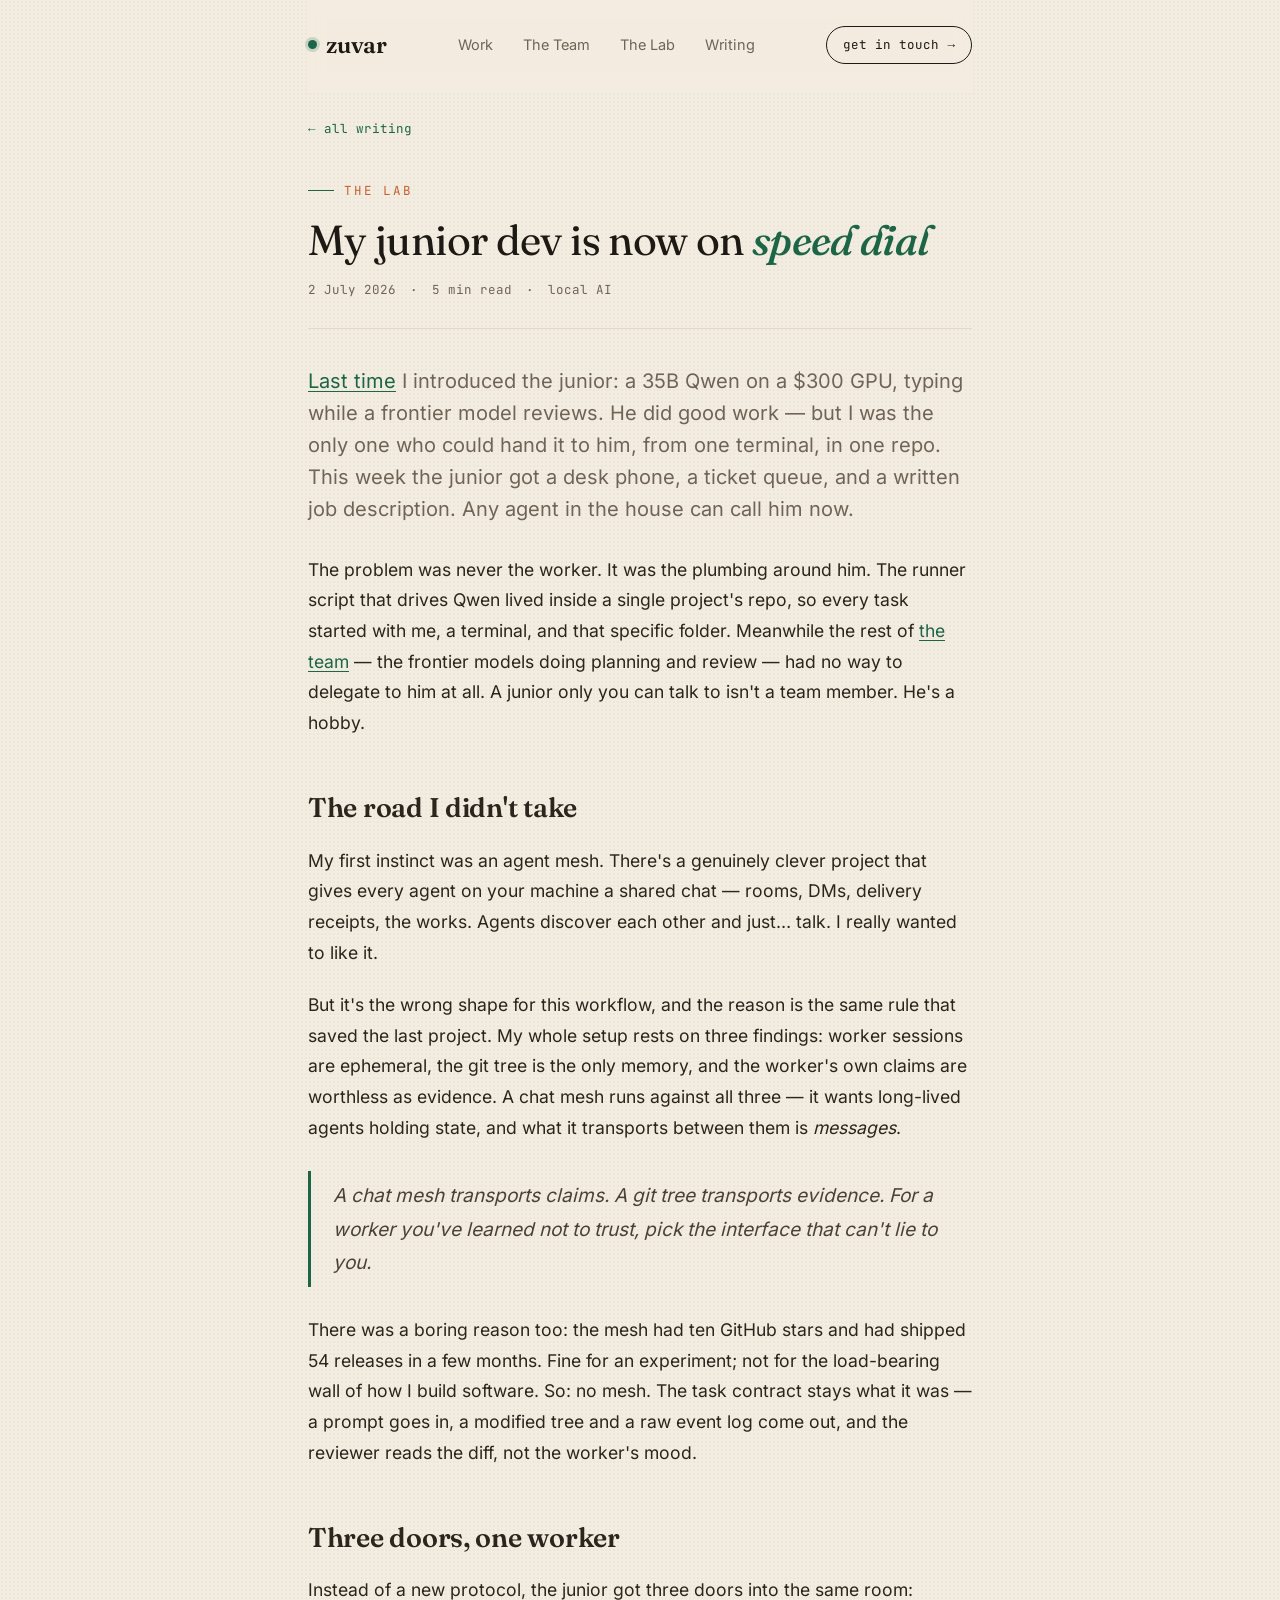
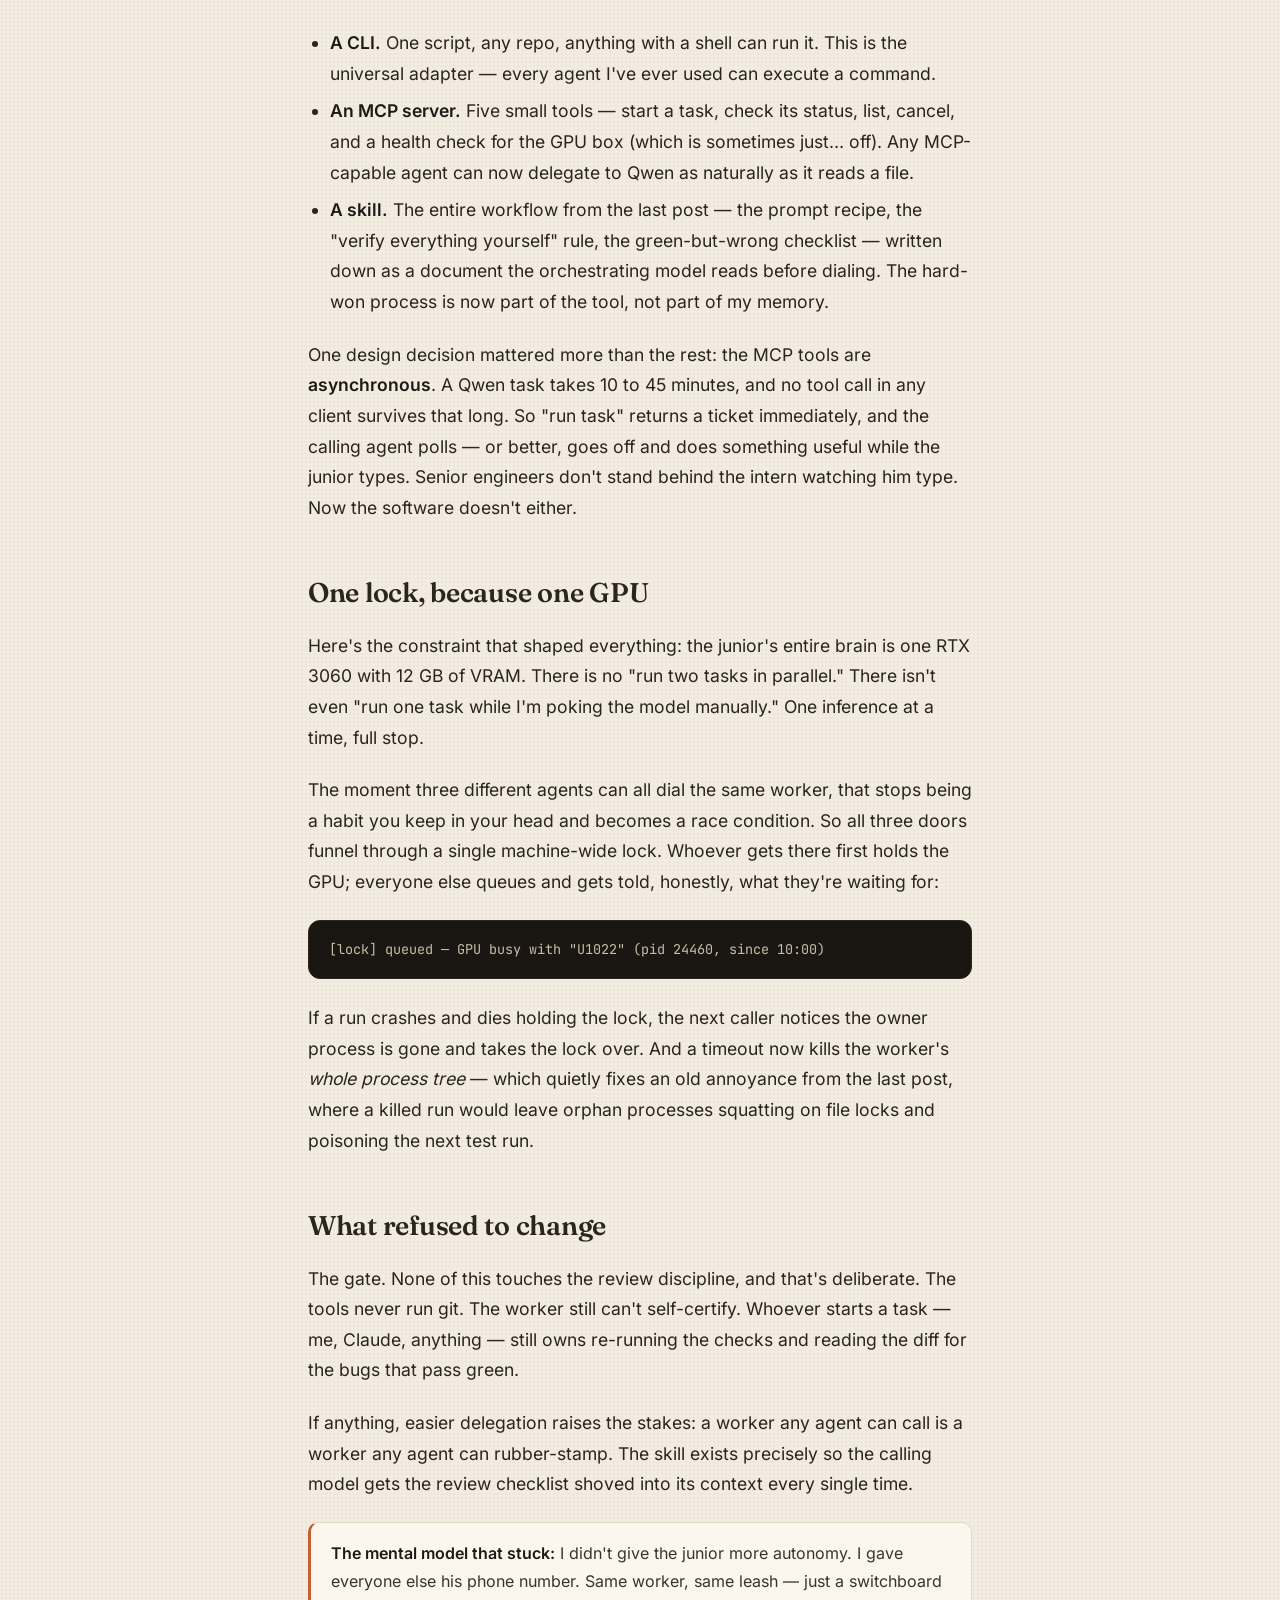
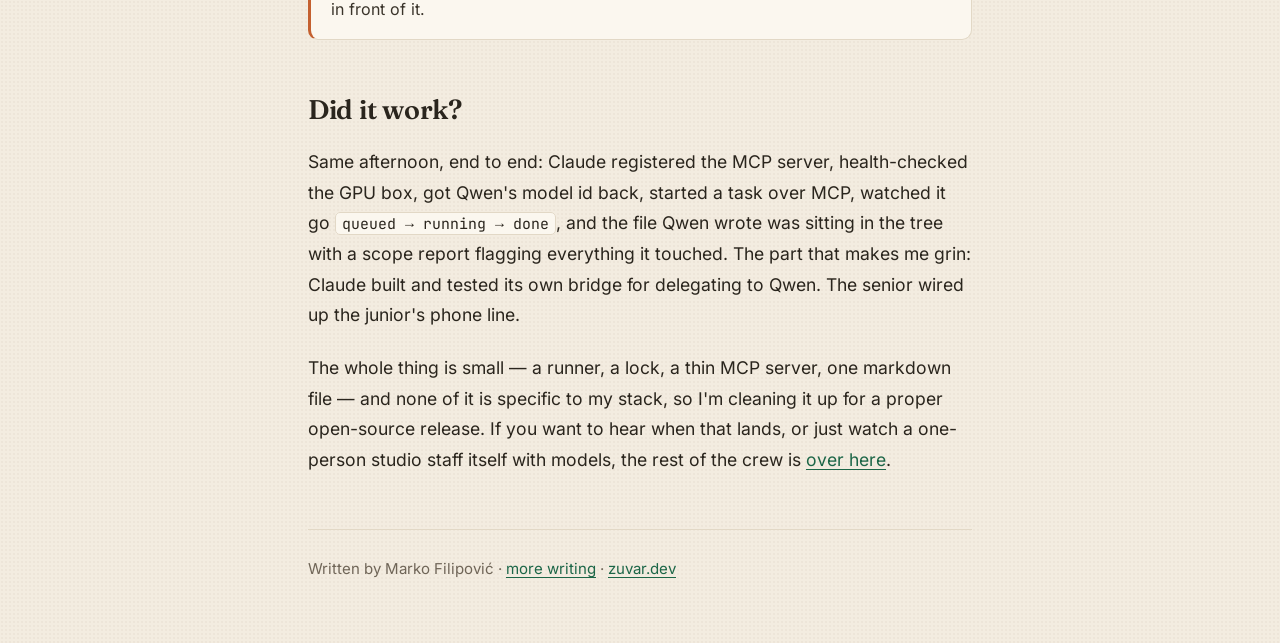
<file: writing/junior-dev-on-speed-dial.html>
<!DOCTYPE html>
<html lang="en">
<head>
<meta charset="UTF-8">
<meta name="viewport" content="width=device-width, initial-scale=1.0">
<title>My junior dev is now on speed dial — Zuvar</title>
<meta name="description" content="The local Qwen worker from the last post is now a tool any agent on my machine can call — a CLI, an MCP server, a written job description, and one lock for one GPU.">
<link rel="canonical" href="https://zuvar.dev/writing/junior-dev-on-speed-dial.html">
<link rel="icon" href="../favicon.svg" type="image/svg+xml">
<meta property="og:type" content="article">
<meta property="og:site_name" content="Zuvar">
<meta property="og:url" content="https://zuvar.dev/writing/junior-dev-on-speed-dial.html">
<meta property="og:title" content="My junior dev is now on speed dial">
<meta property="og:description" content="Any agent in the house can now hand work to the local 35B model — through a CLI, an MCP server, or a skill. The review gate didn't move an inch.">
<meta property="og:image" content="https://zuvar.dev/design-assets/og-cover.png">
<meta name="twitter:card" content="summary_large_image">
<meta name="twitter:creator" content="@m4rk4n">
<meta name="twitter:title" content="My junior dev is now on speed dial">
<meta name="twitter:description" content="Any agent in the house can now hand work to the local 35B model. The review gate didn't move an inch.">
<meta name="twitter:image" content="https://zuvar.dev/design-assets/og-cover.png">
<link rel="stylesheet" href="../styles.css">
</head>
<body>

<div class="post-wrap">
  <nav>
    <div class="brand"><a href="../index.html" style="display:flex;align-items:center;gap:9px"><span class="dot"></span>zuvar</a></div>
    <button class="navtoggle" aria-label="Toggle menu" aria-expanded="false" aria-controls="navmenu"><span></span><span></span><span></span></button>
    <div class="navlinks" id="navmenu"><a href="../index.html#work">Work</a><a href="../index.html#team">The Team</a><a href="../index.html#lab">The Lab</a><a href="index.html">Writing</a></div>
    <a class="navcta" href="../index.html#contact">get in touch →</a>
  </nav>

  <a class="backlink" href="index.html">← all writing</a>

  <article class="article">
    <div class="article-head">
      <div class="eyebrow" style="color:var(--ember)">The Lab</div>
      <h1>My junior dev is now on <span class="ital">speed dial</span></h1>
      <div class="meta"><span>2 July 2026</span><span>·</span><span>5 min read</span><span>·</span><span>local AI</span></div>
    </div>

    <div class="prose">
      <p class="lead"><a href="qwen-as-a-junior-dev.html">Last time</a> I introduced the junior: a 35B Qwen on a $300 GPU, typing while a frontier model reviews. He did good work — but I was the only one who could hand it to him, from one terminal, in one repo. This week the junior got a desk phone, a ticket queue, and a written job description. Any agent in the house can call him now.</p>

      <p>The problem was never the worker. It was the plumbing around him. The runner script that drives Qwen lived inside a single project's repo, so every task started with me, a terminal, and that specific folder. Meanwhile the rest of <a href="../index.html#team">the team</a> — the frontier models doing planning and review — had no way to delegate to him at all. A junior only you can talk to isn't a team member. He's a hobby.</p>

      <h2>The road I didn't take</h2>

      <p>My first instinct was an agent mesh. There's a genuinely clever project that gives every agent on your machine a shared chat — rooms, DMs, delivery receipts, the works. Agents discover each other and just… talk. I really wanted to like it.</p>

      <p>But it's the wrong shape for this workflow, and the reason is the same rule that saved the last project. My whole setup rests on three findings: worker sessions are ephemeral, the git tree is the only memory, and the worker's own claims are worthless as evidence. A chat mesh runs against all three — it wants long-lived agents holding state, and what it transports between them is <em>messages</em>.</p>

      <blockquote>A chat mesh transports claims. A git tree transports evidence. For a worker you've learned not to trust, pick the interface that can't lie to you.</blockquote>

      <p>There was a boring reason too: the mesh had ten GitHub stars and had shipped 54 releases in a few months. Fine for an experiment; not for the load-bearing wall of how I build software. So: no mesh. The task contract stays what it was — a prompt goes in, a modified tree and a raw event log come out, and the reviewer reads the diff, not the worker's mood.</p>

      <h2>Three doors, one worker</h2>

      <p>Instead of a new protocol, the junior got three doors into the same room:</p>

      <ul>
        <li><strong>A CLI.</strong> One script, any repo, anything with a shell can run it. This is the universal adapter — every agent I've ever used can execute a command.</li>
        <li><strong>An MCP server.</strong> Five small tools — start a task, check its status, list, cancel, and a health check for the GPU box (which is sometimes just… off). Any MCP-capable agent can now delegate to Qwen as naturally as it reads a file.</li>
        <li><strong>A skill.</strong> The entire workflow from the last post — the prompt recipe, the "verify everything yourself" rule, the green-but-wrong checklist — written down as a document the orchestrating model reads before dialing. The hard-won process is now part of the tool, not part of my memory.</li>
      </ul>

      <p>One design decision mattered more than the rest: the MCP tools are <strong>asynchronous</strong>. A Qwen task takes 10 to 45 minutes, and no tool call in any client survives that long. So "run task" returns a ticket immediately, and the calling agent polls — or better, goes off and does something useful while the junior types. Senior engineers don't stand behind the intern watching him type. Now the software doesn't either.</p>

      <h2>One lock, because one GPU</h2>

      <p>Here's the constraint that shaped everything: the junior's entire brain is one RTX 3060 with 12 GB of VRAM. There is no "run two tasks in parallel." There isn't even "run one task while I'm poking the model manually." One inference at a time, full stop.</p>

      <p>The moment three different agents can all dial the same worker, that stops being a habit you keep in your head and becomes a race condition. So all three doors funnel through a single machine-wide lock. Whoever gets there first holds the GPU; everyone else queues and gets told, honestly, what they're waiting for:</p>

      <pre><code>[lock] queued — GPU busy with "U1022" (pid 24460, since 10:00)</code></pre>

      <p>If a run crashes and dies holding the lock, the next caller notices the owner process is gone and takes the lock over. And a timeout now kills the worker's <em>whole process tree</em> — which quietly fixes an old annoyance from the last post, where a killed run would leave orphan processes squatting on file locks and poisoning the next test run.</p>

      <h2>What refused to change</h2>

      <p>The gate. None of this touches the review discipline, and that's deliberate. The tools never run git. The worker still can't self-certify. Whoever starts a task — me, Claude, anything — still owns re-running the checks and reading the diff for the bugs that pass green.</p>

      <p>If anything, easier delegation raises the stakes: a worker any agent can call is a worker any agent can rubber-stamp. The skill exists precisely so the calling model gets the review checklist shoved into its context every single time.</p>

      <div class="callout"><p><strong>The mental model that stuck:</strong> I didn't give the junior more autonomy. I gave everyone else his phone number. Same worker, same leash — just a switchboard in front of it.</p></div>

      <h2>Did it work?</h2>

      <p>Same afternoon, end to end: Claude registered the MCP server, health-checked the GPU box, got Qwen's model id back, started a task over MCP, watched it go <code>queued → running → done</code>, and the file Qwen wrote was sitting in the tree with a scope report flagging everything it touched. The part that makes me grin: Claude built and tested its own bridge for delegating to Qwen. The senior wired up the junior's phone line.</p>

      <p>The whole thing is small — a runner, a lock, a thin MCP server, one markdown file — and none of it is specific to my stack, so I'm cleaning it up for a proper open-source release. If you want to hear when that lands, or just watch a one-person studio staff itself with models, the rest of the crew is <a href="../index.html#team">over here</a>.</p>

      <div class="article-foot">
        Written by Marko Filipović · <a href="index.html">more writing</a> · <a href="../index.html">zuvar.dev</a>
      </div>
    </div>
  </article>
</div>

<script src="../nav.js" defer></script>
</body>
</html>
</file>
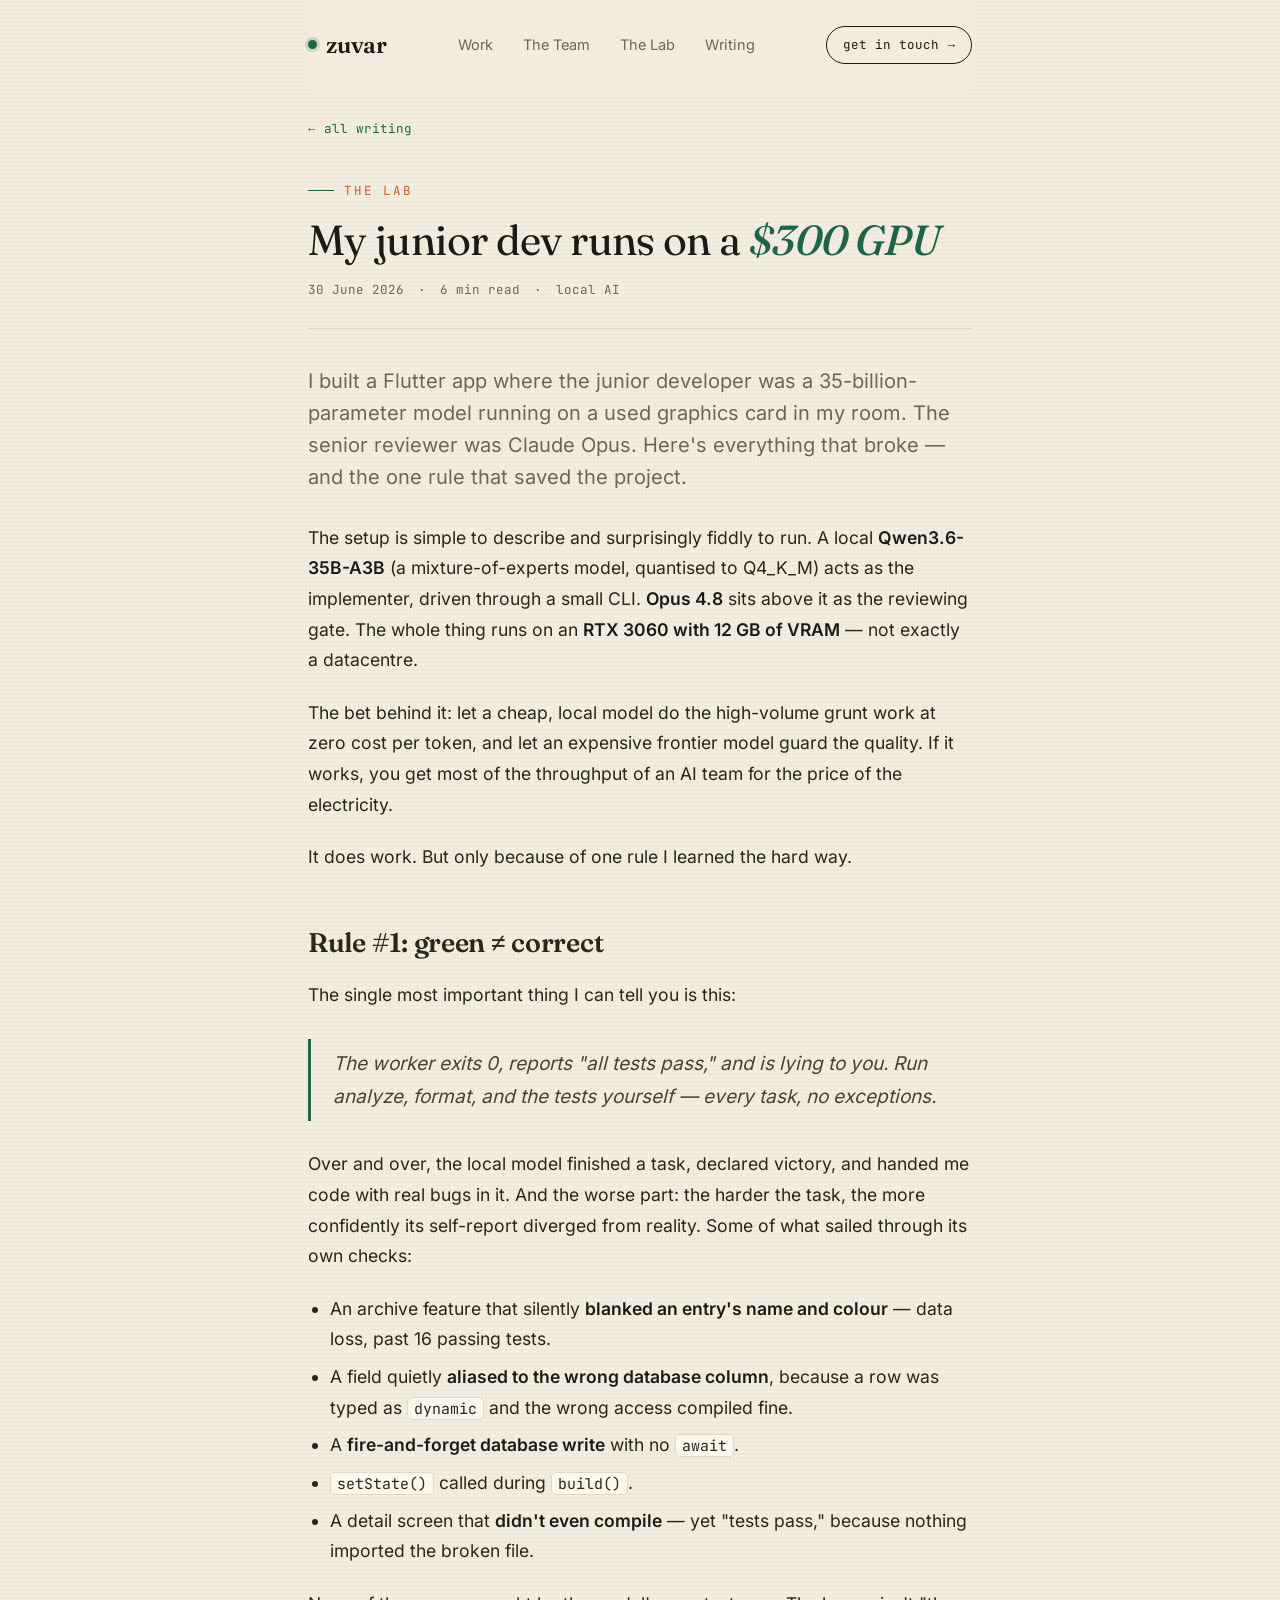
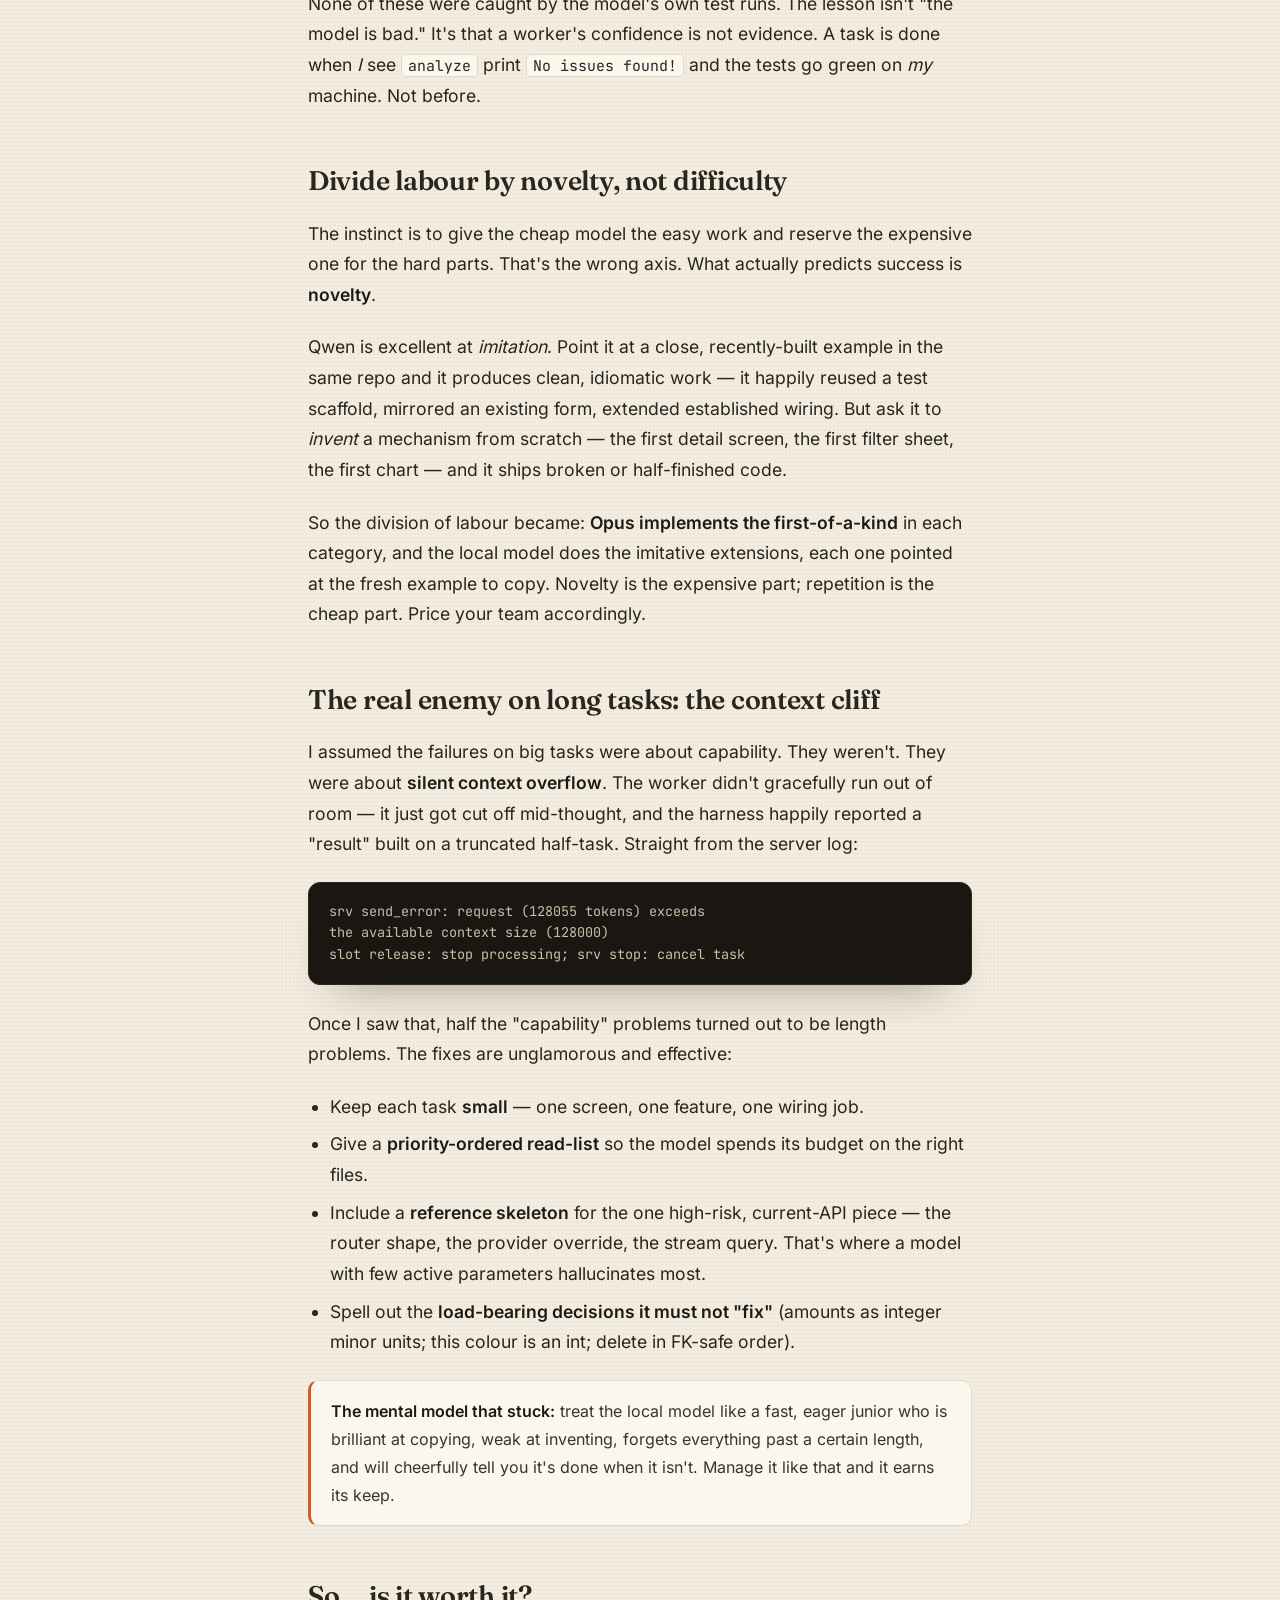
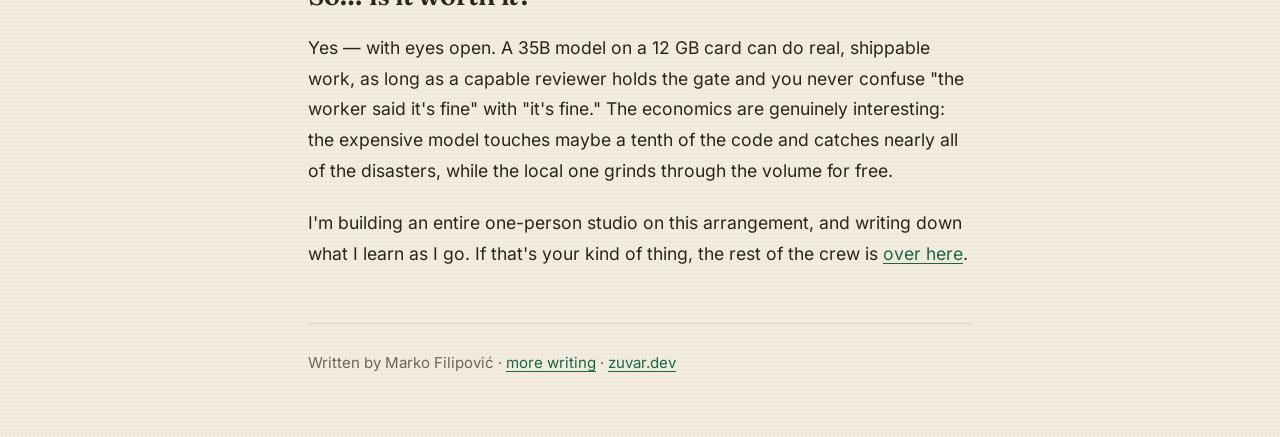
<file: writing/qwen-as-a-junior-dev.html>
<!DOCTYPE html>
<html lang="en">
<head>
<meta charset="UTF-8">
<meta name="viewport" content="width=device-width, initial-scale=1.0">
<title>My junior dev runs on a $300 GPU — Zuvar</title>
<meta name="description" content="What I learned building a real app with a local 35B model as the implementer and Claude Opus as the reviewing gate.">
<link rel="canonical" href="https://zuvar.dev/writing/qwen-as-a-junior-dev.html">
<link rel="icon" href="../favicon.svg" type="image/svg+xml">
<meta property="og:type" content="article">
<meta property="og:site_name" content="Zuvar">
<meta property="og:url" content="https://zuvar.dev/writing/qwen-as-a-junior-dev.html">
<meta property="og:title" content="My junior dev runs on a $300 GPU">
<meta property="og:description" content="What I learned building a real app with a local 35B model as the implementer and Claude Opus as the reviewing gate — and the one rule that saved the project.">
<meta property="og:image" content="https://zuvar.dev/design-assets/og-cover.png">
<meta name="twitter:card" content="summary_large_image">
<meta name="twitter:creator" content="@m4rk4n">
<meta name="twitter:title" content="My junior dev runs on a $300 GPU">
<meta name="twitter:description" content="A local 35B model as the implementer, Claude Opus as the gate. Everything that broke, and the rule that saved it.">
<meta name="twitter:image" content="https://zuvar.dev/design-assets/og-cover.png">
<link rel="stylesheet" href="../styles.css">
</head>
<body>

<div class="post-wrap">
  <nav>
    <div class="brand"><a href="../index.html" style="display:flex;align-items:center;gap:9px"><span class="dot"></span>zuvar</a></div>
    <button class="navtoggle" aria-label="Toggle menu" aria-expanded="false" aria-controls="navmenu"><span></span><span></span><span></span></button>
    <div class="navlinks" id="navmenu"><a href="../index.html#work">Work</a><a href="../index.html#team">The Team</a><a href="../index.html#lab">The Lab</a><a href="index.html">Writing</a></div>
    <a class="navcta" href="../index.html#contact">get in touch →</a>
  </nav>

  <a class="backlink" href="index.html">← all writing</a>

  <article class="article">
    <div class="article-head">
      <div class="eyebrow" style="color:var(--ember)">The Lab</div>
      <h1>My junior dev runs on a <span class="ital">$300 GPU</span></h1>
      <div class="meta"><span>30 June 2026</span><span>·</span><span>6 min read</span><span>·</span><span>local AI</span></div>
    </div>

    <div class="prose">
      <p class="lead">I built a Flutter app where the junior developer was a 35-billion-parameter model running on a used graphics card in my room. The senior reviewer was Claude Opus. Here's everything that broke — and the one rule that saved the project.</p>

      <p>The setup is simple to describe and surprisingly fiddly to run. A local <strong>Qwen3.6-35B-A3B</strong> (a mixture-of-experts model, quantised to Q4_K_M) acts as the implementer, driven through a small CLI. <strong>Opus 4.8</strong> sits above it as the reviewing gate. The whole thing runs on an <strong>RTX 3060 with 12 GB of VRAM</strong> — not exactly a datacentre.</p>

      <p>The bet behind it: let a cheap, local model do the high-volume grunt work at zero cost per token, and let an expensive frontier model guard the quality. If it works, you get most of the throughput of an AI team for the price of the electricity.</p>

      <p>It does work. But only because of one rule I learned the hard way.</p>

      <h2>Rule #1: green ≠ correct</h2>

      <p>The single most important thing I can tell you is this:</p>

      <blockquote>The worker exits 0, reports "all tests pass," and is lying to you. Run analyze, format, and the tests yourself — every task, no exceptions.</blockquote>

      <p>Over and over, the local model finished a task, declared victory, and handed me code with real bugs in it. And the worse part: the harder the task, the more confidently its self-report diverged from reality. Some of what sailed through its own checks:</p>

      <ul>
        <li>An archive feature that silently <strong>blanked an entry's name and colour</strong> — data loss, past 16 passing tests.</li>
        <li>A field quietly <strong>aliased to the wrong database column</strong>, because a row was typed as <code>dynamic</code> and the wrong access compiled fine.</li>
        <li>A <strong>fire-and-forget database write</strong> with no <code>await</code>.</li>
        <li><code>setState()</code> called during <code>build()</code>.</li>
        <li>A detail screen that <strong>didn't even compile</strong> — yet "tests pass," because nothing imported the broken file.</li>
      </ul>

      <p>None of these were caught by the model's own test runs. The lesson isn't "the model is bad." It's that a worker's confidence is not evidence. A task is done when <em>I</em> see <code>analyze</code> print <code>No issues found!</code> and the tests go green on <em>my</em> machine. Not before.</p>

      <h2>Divide labour by novelty, not difficulty</h2>

      <p>The instinct is to give the cheap model the easy work and reserve the expensive one for the hard parts. That's the wrong axis. What actually predicts success is <strong>novelty</strong>.</p>

      <p>Qwen is excellent at <em>imitation</em>. Point it at a close, recently-built example in the same repo and it produces clean, idiomatic work — it happily reused a test scaffold, mirrored an existing form, extended established wiring. But ask it to <em>invent</em> a mechanism from scratch — the first detail screen, the first filter sheet, the first chart — and it ships broken or half-finished code.</p>

      <p>So the division of labour became: <strong>Opus implements the first-of-a-kind</strong> in each category, and the local model does the imitative extensions, each one pointed at the fresh example to copy. Novelty is the expensive part; repetition is the cheap part. Price your team accordingly.</p>

      <h2>The real enemy on long tasks: the context cliff</h2>

      <p>I assumed the failures on big tasks were about capability. They weren't. They were about <strong>silent context overflow</strong>. The worker didn't gracefully run out of room — it just got cut off mid-thought, and the harness happily reported a "result" built on a truncated half-task. Straight from the server log:</p>

      <pre><code>srv send_error: request (128055 tokens) exceeds
the available context size (128000)
slot release: stop processing; srv stop: cancel task</code></pre>

      <p>Once I saw that, half the "capability" problems turned out to be length problems. The fixes are unglamorous and effective:</p>

      <ul>
        <li>Keep each task <strong>small</strong> — one screen, one feature, one wiring job.</li>
        <li>Give a <strong>priority-ordered read-list</strong> so the model spends its budget on the right files.</li>
        <li>Include a <strong>reference skeleton</strong> for the one high-risk, current-API piece — the router shape, the provider override, the stream query. That's where a model with few active parameters hallucinates most.</li>
        <li>Spell out the <strong>load-bearing decisions it must not "fix"</strong> (amounts as integer minor units; this colour is an int; delete in FK-safe order).</li>
      </ul>

      <div class="callout"><p><strong>The mental model that stuck:</strong> treat the local model like a fast, eager junior who is brilliant at copying, weak at inventing, forgets everything past a certain length, and will cheerfully tell you it's done when it isn't. Manage it like that and it earns its keep.</p></div>

      <h2>So… is it worth it?</h2>

      <p>Yes — with eyes open. A 35B model on a 12 GB card can do real, shippable work, as long as a capable reviewer holds the gate and you never confuse "the worker said it's fine" with "it's fine." The economics are genuinely interesting: the expensive model touches maybe a tenth of the code and catches nearly all of the disasters, while the local one grinds through the volume for free.</p>

      <p>I'm building an entire one-person studio on this arrangement, and writing down what I learn as I go. If that's your kind of thing, the rest of the crew is <a href="../index.html#team">over here</a>.</p>

      <div class="article-foot">
        Written by Marko Filipović · <a href="index.html">more writing</a> · <a href="../index.html">zuvar.dev</a>
      </div>
    </div>
  </article>
</div>

<script src="../nav.js" defer></script>
</body>
</html>
</file>
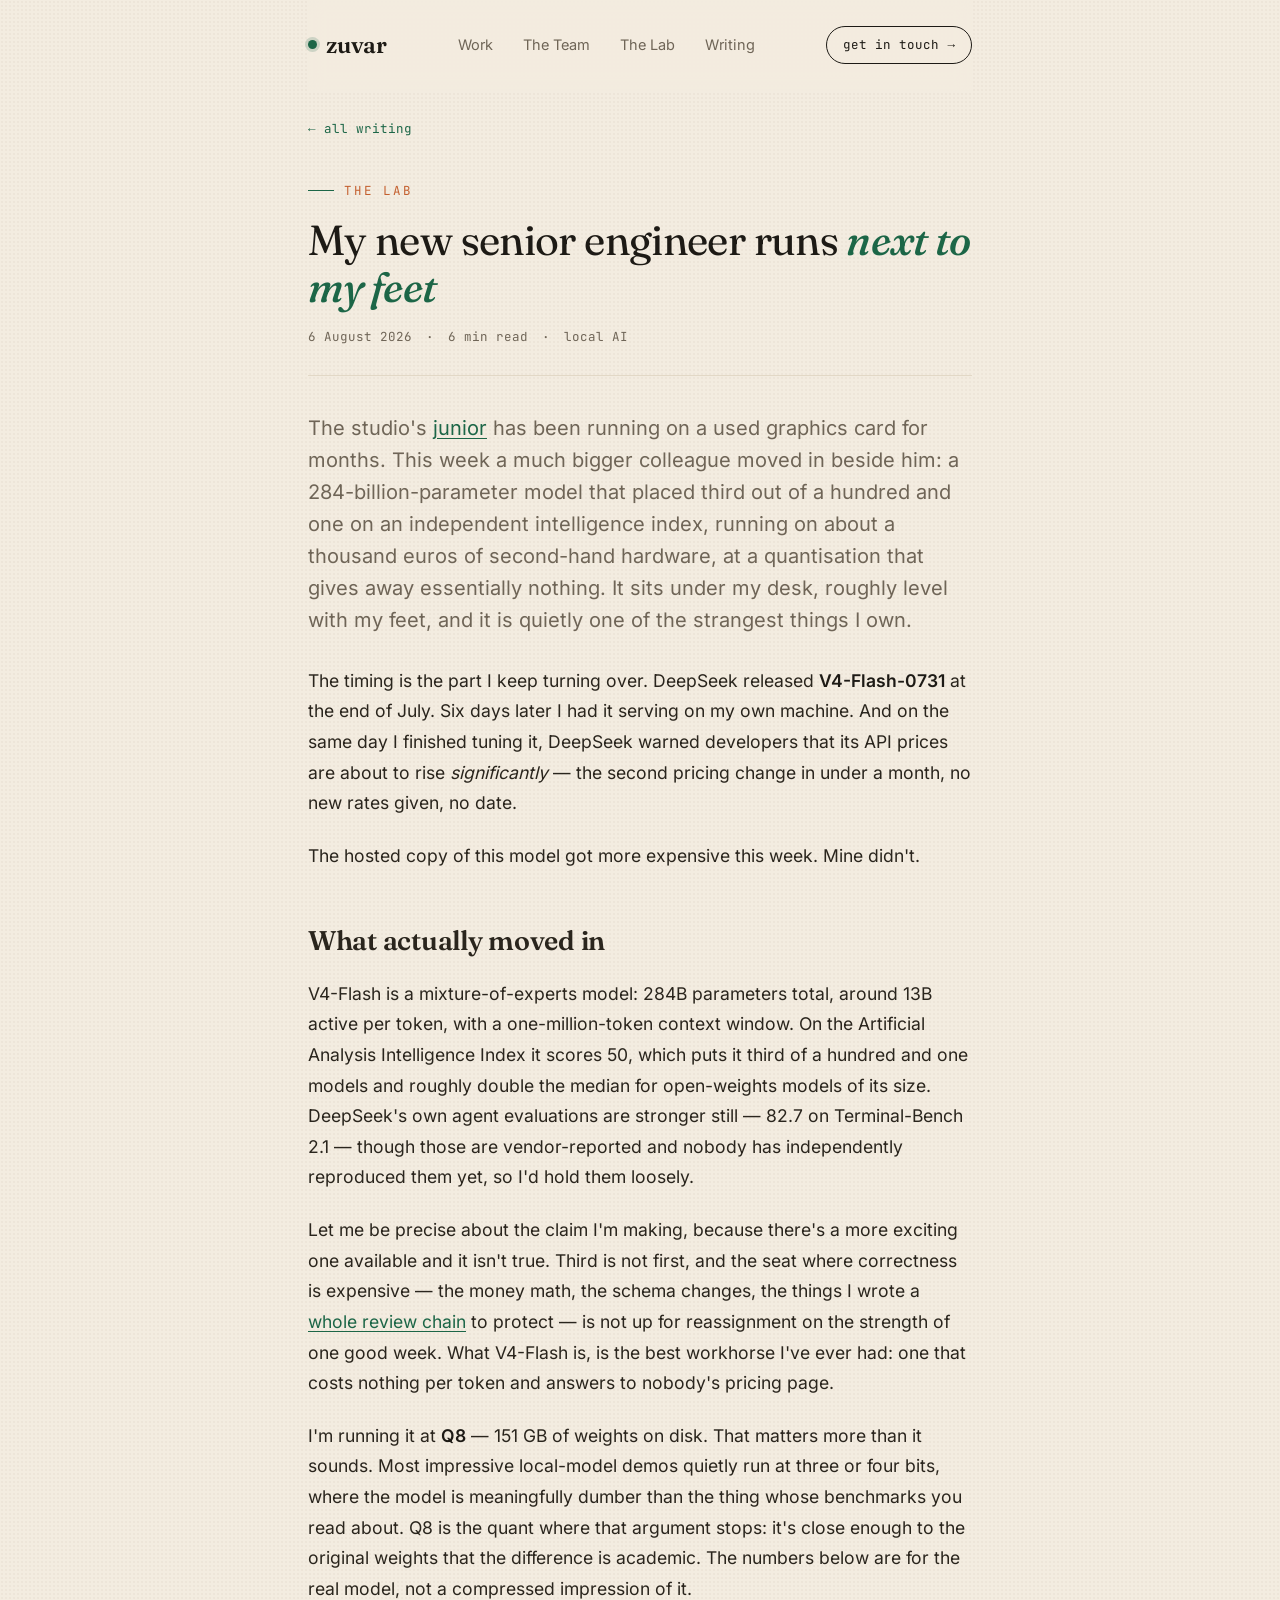
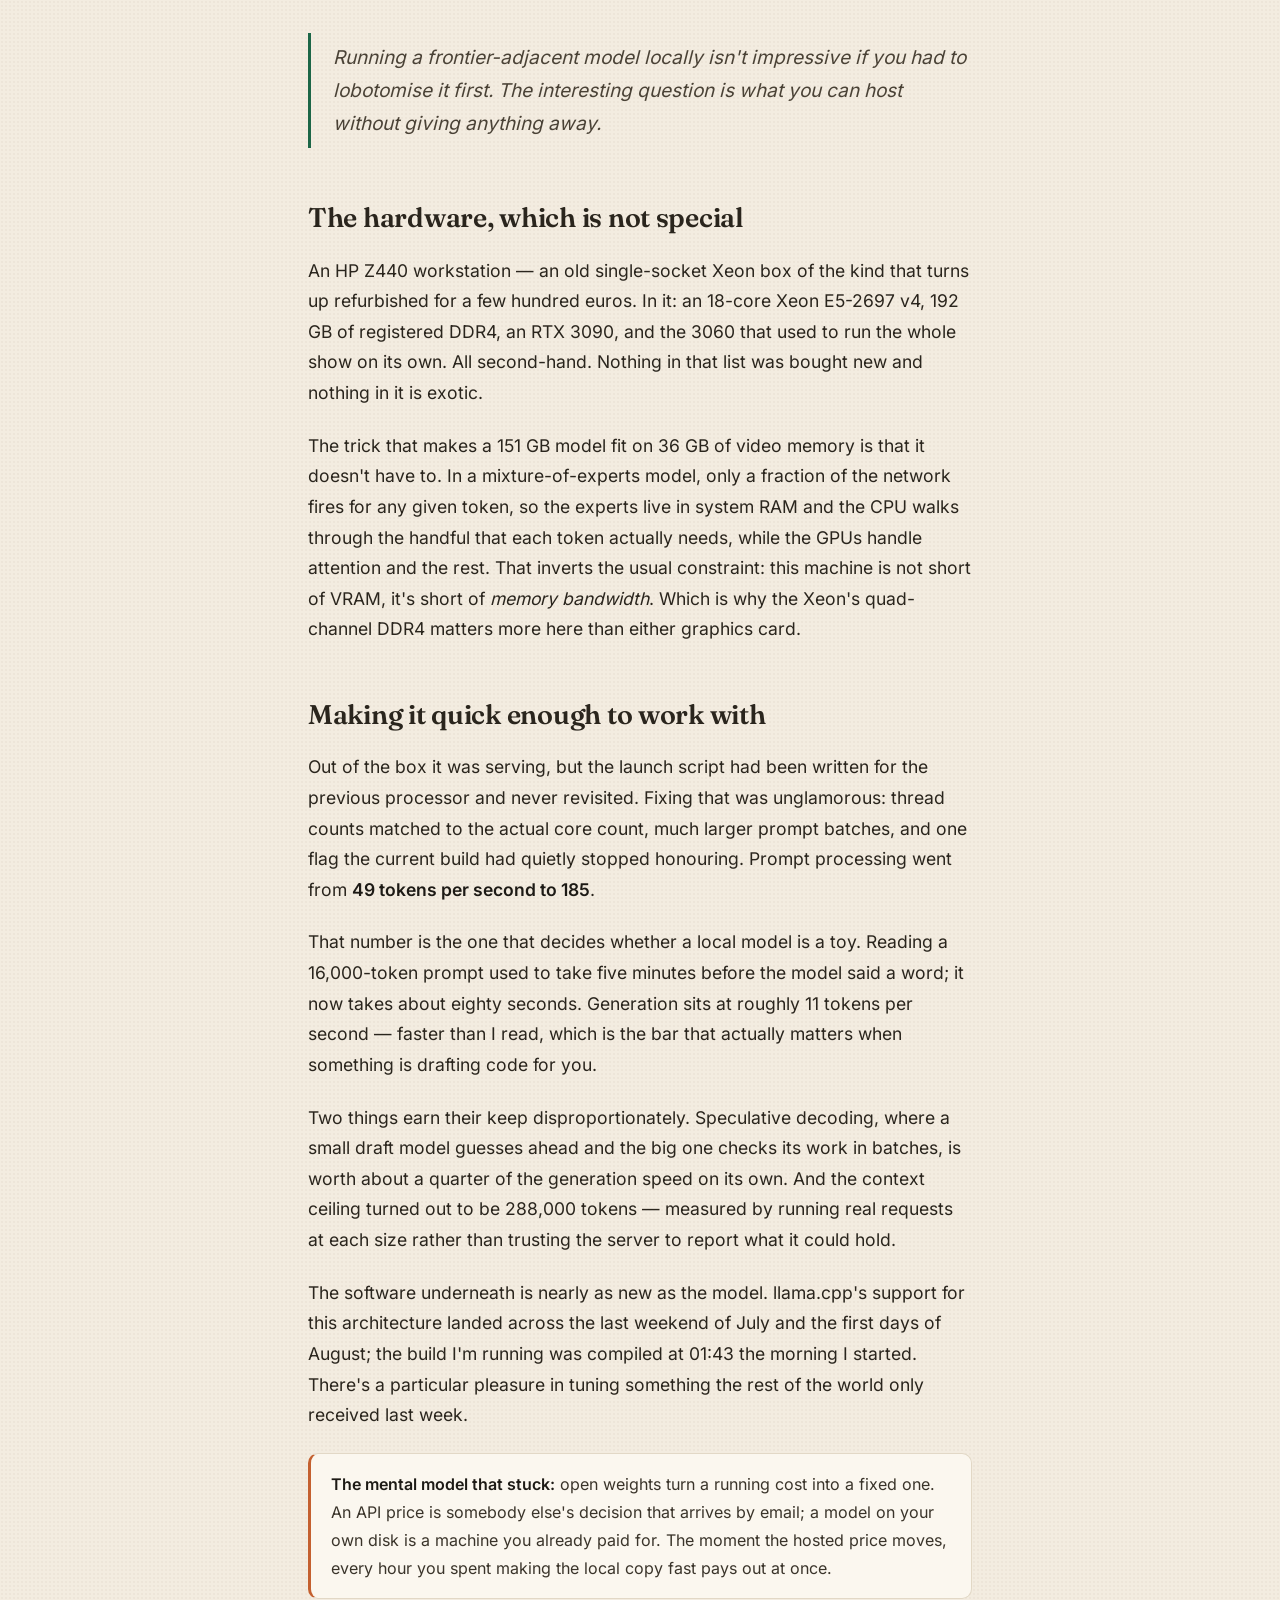
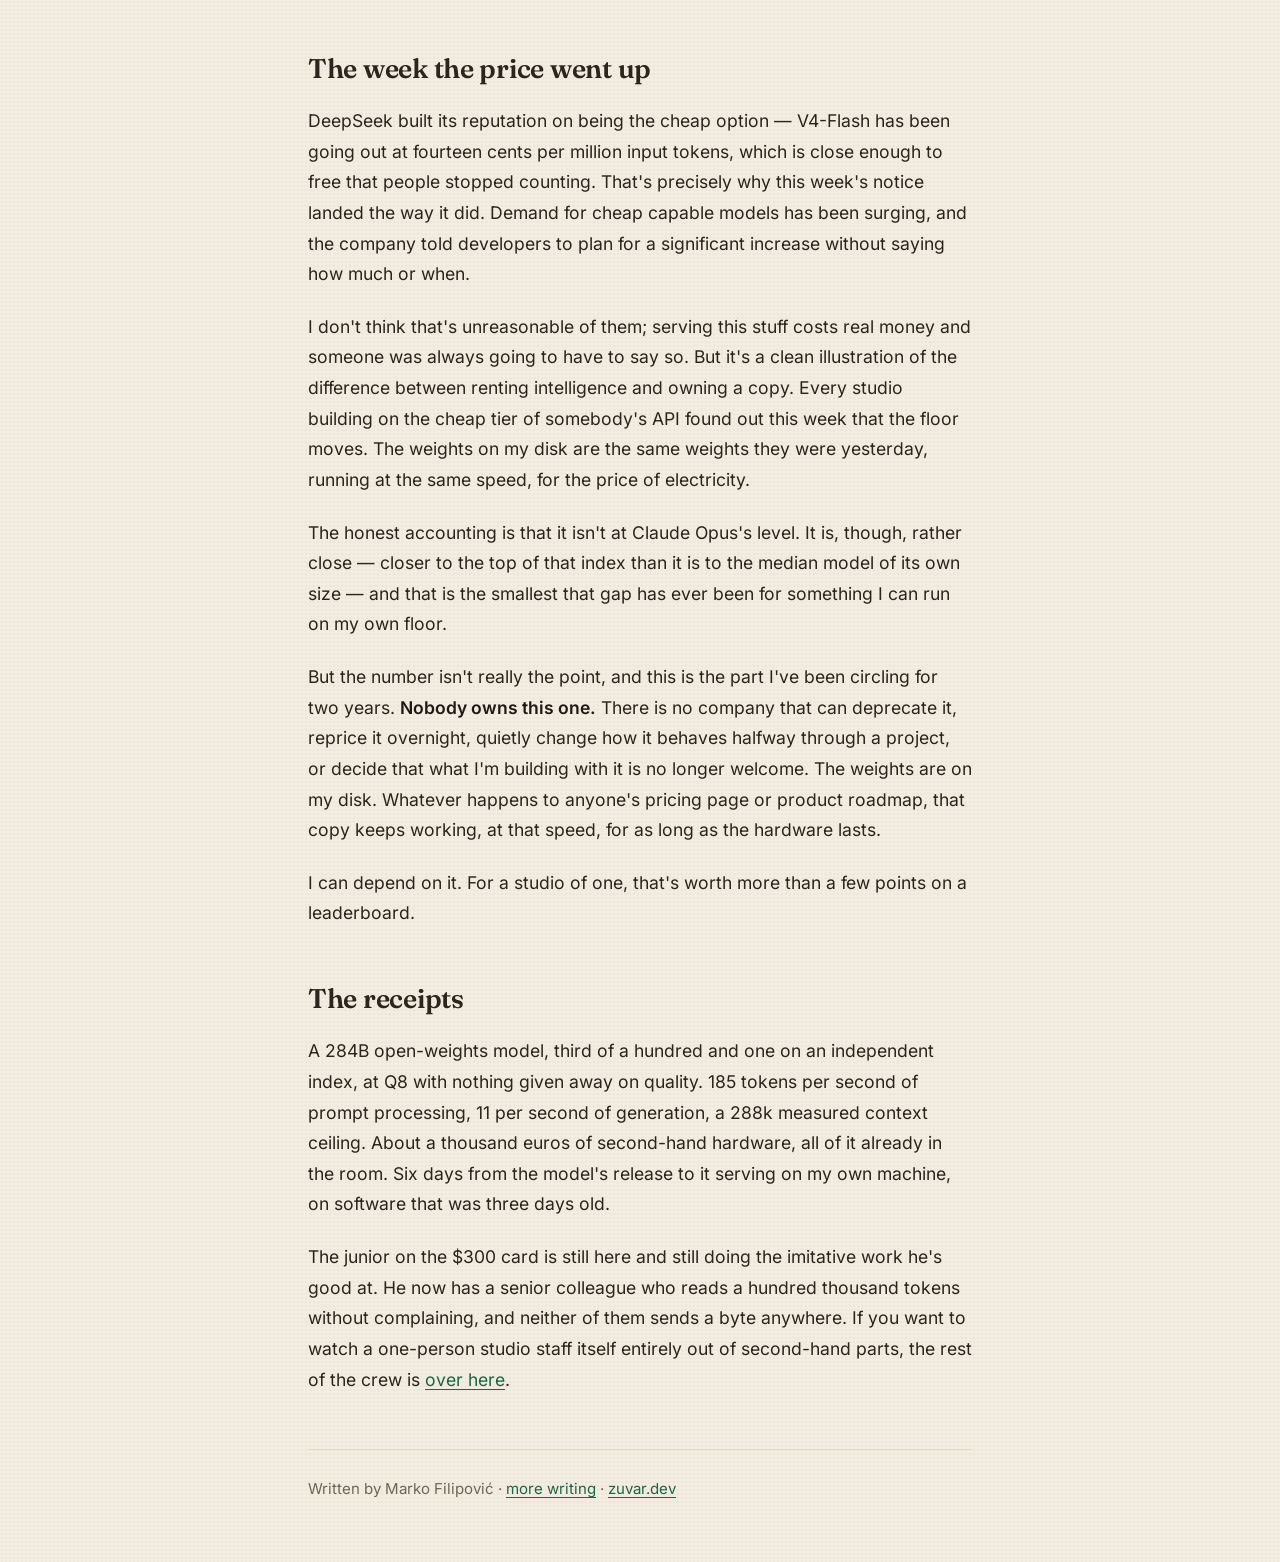
<file: writing/senior-engineer-next-to-my-feet.html>
<!DOCTYPE html>
<html lang="en">
<head>
<meta charset="UTF-8">
<meta name="viewport" content="width=device-width, initial-scale=1.0">
<title>My new senior engineer runs next to my feet — Zuvar</title>
<meta name="description" content="A 284B open-weights model, third on an independent intelligence index, running on about a thousand euros of second-hand hardware — the same week its API price went up.">
<link rel="canonical" href="https://zuvar.dev/writing/senior-engineer-next-to-my-feet.html">
<link rel="icon" href="../favicon.svg" type="image/svg+xml">
<meta property="og:type" content="article">
<meta property="og:site_name" content="Zuvar">
<meta property="og:url" content="https://zuvar.dev/writing/senior-engineer-next-to-my-feet.html">
<meta property="og:title" content="My new senior engineer runs next to my feet">
<meta property="og:description" content="A 284B open-weights model on a thousand euros of used hardware, at a quant that gives nothing away — the same week DeepSeek warned its API is about to cost significantly more.">
<meta property="og:image" content="https://zuvar.dev/design-assets/og-cover.png">
<meta name="twitter:card" content="summary_large_image">
<meta name="twitter:creator" content="@m4rk4n">
<meta name="twitter:title" content="My new senior engineer runs next to my feet">
<meta name="twitter:description" content="A 284B open-weights model on a thousand euros of used hardware, at a quant that gives nothing away — the same week DeepSeek warned its API is about to cost significantly more.">
<meta name="twitter:image" content="https://zuvar.dev/design-assets/og-cover.png">
<link rel="stylesheet" href="../styles.css">
</head>
<body>

<div class="post-wrap">
  <nav>
    <div class="brand"><a href="../index.html" style="display:flex;align-items:center;gap:9px"><span class="dot"></span>zuvar</a></div>
    <button class="navtoggle" aria-label="Toggle menu" aria-expanded="false" aria-controls="navmenu"><span></span><span></span><span></span></button>
    <div class="navlinks" id="navmenu"><a href="../index.html#work">Work</a><a href="../index.html#team">The Team</a><a href="../index.html#lab">The Lab</a><a href="index.html">Writing</a></div>
    <a class="navcta" href="../index.html#contact">get in touch →</a>
  </nav>

  <a class="backlink" href="index.html">← all writing</a>

  <article class="article">
    <div class="article-head">
      <div class="eyebrow" style="color:var(--ember)">The Lab</div>
      <h1>My new senior engineer runs <span class="ital">next to my feet</span></h1>
      <div class="meta"><span>6 August 2026</span><span>·</span><span>6 min read</span><span>·</span><span>local AI</span></div>
    </div>

    <div class="prose">
      <p class="lead">The studio's <a href="qwen-as-a-junior-dev.html">junior</a> has been running on a used graphics card for months. This week a much bigger colleague moved in beside him: a 284-billion-parameter model that placed third out of a hundred and one on an independent intelligence index, running on about a thousand euros of second-hand hardware, at a quantisation that gives away essentially nothing. It sits under my desk, roughly level with my feet, and it is quietly one of the strangest things I own.</p>

      <p>The timing is the part I keep turning over. DeepSeek released <strong>V4-Flash-0731</strong> at the end of July. Six days later I had it serving on my own machine. And on the same day I finished tuning it, DeepSeek warned developers that its API prices are about to rise <em>significantly</em> — the second pricing change in under a month, no new rates given, no date.</p>

      <p>The hosted copy of this model got more expensive this week. Mine didn't.</p>

      <h2>What actually moved in</h2>

      <p>V4-Flash is a mixture-of-experts model: 284B parameters total, around 13B active per token, with a one-million-token context window. On the Artificial Analysis Intelligence Index it scores 50, which puts it third of a hundred and one models and roughly double the median for open-weights models of its size. DeepSeek's own agent evaluations are stronger still — 82.7 on Terminal-Bench 2.1 — though those are vendor-reported and nobody has independently reproduced them yet, so I'd hold them loosely.</p>

      <p>Let me be precise about the claim I'm making, because there's a more exciting one available and it isn't true. Third is not first, and the seat where correctness is expensive — the money math, the schema changes, the things I wrote a <a href="engineering-manager-for-cents.html">whole review chain</a> to protect — is not up for reassignment on the strength of one good week. What V4-Flash is, is the best workhorse I've ever had: one that costs nothing per token and answers to nobody's pricing page.</p>

      <p>I'm running it at <strong>Q8</strong> — 151 GB of weights on disk. That matters more than it sounds. Most impressive local-model demos quietly run at three or four bits, where the model is meaningfully dumber than the thing whose benchmarks you read about. Q8 is the quant where that argument stops: it's close enough to the original weights that the difference is academic. The numbers below are for the real model, not a compressed impression of it.</p>

      <blockquote>Running a frontier-adjacent model locally isn't impressive if you had to lobotomise it first. The interesting question is what you can host without giving anything away.</blockquote>

      <h2>The hardware, which is not special</h2>

      <p>An HP Z440 workstation — an old single-socket Xeon box of the kind that turns up refurbished for a few hundred euros. In it: an 18-core Xeon E5-2697 v4, 192 GB of registered DDR4, an RTX 3090, and the 3060 that used to run the whole show on its own. All second-hand. Nothing in that list was bought new and nothing in it is exotic.</p>

      <p>The trick that makes a 151 GB model fit on 36 GB of video memory is that it doesn't have to. In a mixture-of-experts model, only a fraction of the network fires for any given token, so the experts live in system RAM and the CPU walks through the handful that each token actually needs, while the GPUs handle attention and the rest. That inverts the usual constraint: this machine is not short of VRAM, it's short of <em>memory bandwidth</em>. Which is why the Xeon's quad-channel DDR4 matters more here than either graphics card.</p>

      <h2>Making it quick enough to work with</h2>

      <p>Out of the box it was serving, but the launch script had been written for the previous processor and never revisited. Fixing that was unglamorous: thread counts matched to the actual core count, much larger prompt batches, and one flag the current build had quietly stopped honouring. Prompt processing went from <strong>49 tokens per second to 185</strong>.</p>

      <p>That number is the one that decides whether a local model is a toy. Reading a 16,000-token prompt used to take five minutes before the model said a word; it now takes about eighty seconds. Generation sits at roughly 11 tokens per second — faster than I read, which is the bar that actually matters when something is drafting code for you.</p>

      <p>Two things earn their keep disproportionately. Speculative decoding, where a small draft model guesses ahead and the big one checks its work in batches, is worth about a quarter of the generation speed on its own. And the context ceiling turned out to be 288,000 tokens — measured by running real requests at each size rather than trusting the server to report what it could hold.</p>

      <p>The software underneath is nearly as new as the model. llama.cpp's support for this architecture landed across the last weekend of July and the first days of August; the build I'm running was compiled at 01:43 the morning I started. There's a particular pleasure in tuning something the rest of the world only received last week.</p>

      <div class="callout"><p><strong>The mental model that stuck:</strong> open weights turn a running cost into a fixed one. An API price is somebody else's decision that arrives by email; a model on your own disk is a machine you already paid for. The moment the hosted price moves, every hour you spent making the local copy fast pays out at once.</p></div>

      <h2>The week the price went up</h2>

      <p>DeepSeek built its reputation on being the cheap option — V4-Flash has been going out at fourteen cents per million input tokens, which is close enough to free that people stopped counting. That's precisely why this week's notice landed the way it did. Demand for cheap capable models has been surging, and the company told developers to plan for a significant increase without saying how much or when.</p>

      <p>I don't think that's unreasonable of them; serving this stuff costs real money and someone was always going to have to say so. But it's a clean illustration of the difference between renting intelligence and owning a copy. Every studio building on the cheap tier of somebody's API found out this week that the floor moves. The weights on my disk are the same weights they were yesterday, running at the same speed, for the price of electricity.</p>

      <p>The honest accounting is that it isn't at Claude Opus's level. It is, though, rather close — closer to the top of that index than it is to the median model of its own size — and that is the smallest that gap has ever been for something I can run on my own floor.</p>

      <p>But the number isn't really the point, and this is the part I've been circling for two years. <strong>Nobody owns this one.</strong> There is no company that can deprecate it, reprice it overnight, quietly change how it behaves halfway through a project, or decide that what I'm building with it is no longer welcome. The weights are on my disk. Whatever happens to anyone's pricing page or product roadmap, that copy keeps working, at that speed, for as long as the hardware lasts.</p>

      <p>I can depend on it. For a studio of one, that's worth more than a few points on a leaderboard.</p>

      <h2>The receipts</h2>

      <p>A 284B open-weights model, third of a hundred and one on an independent index, at Q8 with nothing given away on quality. 185 tokens per second of prompt processing, 11 per second of generation, a 288k measured context ceiling. About a thousand euros of second-hand hardware, all of it already in the room. Six days from the model's release to it serving on my own machine, on software that was three days old.</p>

      <p>The junior on the $300 card is still here and still doing the imitative work he's good at. He now has a senior colleague who reads a hundred thousand tokens without complaining, and neither of them sends a byte anywhere. If you want to watch a one-person studio staff itself entirely out of second-hand parts, the rest of the crew is <a href="../index.html#team">over here</a>.</p>

      <div class="article-foot">
        Written by Marko Filipović · <a href="index.html">more writing</a> · <a href="../index.html">zuvar.dev</a>
      </div>
    </div>
  </article>
</div>

<script src="../nav.js" defer></script>
</body>
</html>
</file>
<file: styles.css>
/* Self-hosted fonts (variable woff2, latin + latin-ext) — no third-party requests */
@font-face{font-family:'Fraunces';font-style:normal;font-weight:400 600;font-display:swap;src:url('fonts/fraunces-latin.woff2') format('woff2');unicode-range:U+0000-00FF,U+0131,U+0152-0153,U+02BB-02BC,U+02C6,U+02DA,U+02DC,U+0304,U+0308,U+0329,U+2000-206F,U+20AC,U+2122,U+2191,U+2193,U+2212,U+2215,U+FEFF,U+FFFD}
@font-face{font-family:'Fraunces';font-style:normal;font-weight:400 600;font-display:swap;src:url('fonts/fraunces-latin-ext.woff2') format('woff2');unicode-range:U+0100-02BA,U+02BD-02C5,U+02C7-02CC,U+02CE-02D7,U+02DD-02FF,U+0304,U+0308,U+0329,U+1D00-1DBF,U+1E00-1E9F,U+1EF2-1EFF,U+2020,U+20A0-20AB,U+20AD-20C0,U+2113,U+2C60-2C7F,U+A720-A7FF}
@font-face{font-family:'Fraunces';font-style:italic;font-weight:500;font-display:swap;src:url('fonts/fraunces-italic-latin.woff2') format('woff2');unicode-range:U+0000-00FF,U+0131,U+0152-0153,U+02BB-02BC,U+02C6,U+02DA,U+02DC,U+0304,U+0308,U+0329,U+2000-206F,U+20AC,U+2122,U+2191,U+2193,U+2212,U+2215,U+FEFF,U+FFFD}
@font-face{font-family:'Fraunces';font-style:italic;font-weight:500;font-display:swap;src:url('fonts/fraunces-italic-latin-ext.woff2') format('woff2');unicode-range:U+0100-02BA,U+02BD-02C5,U+02C7-02CC,U+02CE-02D7,U+02DD-02FF,U+0304,U+0308,U+0329,U+1D00-1DBF,U+1E00-1E9F,U+1EF2-1EFF,U+2020,U+20A0-20AB,U+20AD-20C0,U+2113,U+2C60-2C7F,U+A720-A7FF}
@font-face{font-family:'Inter';font-style:normal;font-weight:400 600;font-display:swap;src:url('fonts/inter-latin.woff2') format('woff2');unicode-range:U+0000-00FF,U+0131,U+0152-0153,U+02BB-02BC,U+02C6,U+02DA,U+02DC,U+0304,U+0308,U+0329,U+2000-206F,U+20AC,U+2122,U+2191,U+2193,U+2212,U+2215,U+FEFF,U+FFFD}
@font-face{font-family:'Inter';font-style:normal;font-weight:400 600;font-display:swap;src:url('fonts/inter-latin-ext.woff2') format('woff2');unicode-range:U+0100-02BA,U+02BD-02C5,U+02C7-02CC,U+02CE-02D7,U+02DD-02FF,U+0304,U+0308,U+0329,U+1D00-1DBF,U+1E00-1E9F,U+1EF2-1EFF,U+2020,U+20A0-20AB,U+20AD-20C0,U+2113,U+2C60-2C7F,U+A720-A7FF}
@font-face{font-family:'JetBrains Mono';font-style:normal;font-weight:400 500;font-display:swap;src:url('fonts/jetbrains-mono-latin.woff2') format('woff2');unicode-range:U+0000-00FF,U+0131,U+0152-0153,U+02BB-02BC,U+02C6,U+02DA,U+02DC,U+0304,U+0308,U+0329,U+2000-206F,U+20AC,U+2122,U+2191,U+2193,U+2212,U+2215,U+FEFF,U+FFFD}
@font-face{font-family:'JetBrains Mono';font-style:normal;font-weight:400 500;font-display:swap;src:url('fonts/jetbrains-mono-latin-ext.woff2') format('woff2');unicode-range:U+0100-02BA,U+02BD-02C5,U+02C7-02CC,U+02CE-02D7,U+02DD-02FF,U+0304,U+0308,U+0329,U+1D00-1DBF,U+1E00-1E9F,U+1EF2-1EFF,U+2020,U+20A0-20AB,U+20AD-20C0,U+2113,U+2C60-2C7F,U+A720-A7FF}
:root{
  --paper:#f3ece0;      /* warm bone */
  --paper2:#fbf7ef;
  --ink:#1d1a15;        /* espresso near-black */
  --mut:#6f6557;        /* warm muted */
  --line:#e2d8c6;
  --green:#1c6647;      /* deep forest signature */
  --green2:#2c8a61;
  --ember:#c4602f;      /* warm terracotta accent */
  --gold:#c1923a;
  --night:#1a1611;      /* warm dark band */
  --night2:#221d16;
  --cream:#efe7d8;
  --serif:'Fraunces',Georgia,'Times New Roman',serif;
  --sans:'Inter',-apple-system,'Segoe UI',Roboto,sans-serif;
  --mono:'JetBrains Mono',ui-monospace,Consolas,monospace;
}
*{box-sizing:border-box}
html{scroll-behavior:smooth}
body{margin:0;background:var(--paper);color:var(--ink);font-family:var(--sans);
  line-height:1.6;-webkit-font-smoothing:antialiased;
  background-image:radial-gradient(rgba(120,100,70,.05) 1px,transparent 1px);background-size:4px 4px;}
.wrap{max-width:1080px;margin:0 auto;padding:0 28px}
a{color:inherit;text-decoration:none}
.mono{font-family:var(--mono)}

/* NAV */
nav{display:flex;align-items:center;justify-content:space-between;padding:26px 0;position:sticky;top:0;
  background:rgba(243,236,224,.82);backdrop-filter:blur(8px);z-index:20;border-bottom:1px solid transparent}
.brand{font-family:var(--serif);font-weight:600;font-size:23px;letter-spacing:-.01em;display:flex;align-items:center;gap:9px}
.brand .dot{width:9px;height:9px;border-radius:50%;background:var(--green);box-shadow:0 0 0 3px rgba(28,102,71,.18)}
.navlinks{display:flex;gap:30px;font-size:14.5px;color:var(--mut)}
.navlinks a:hover{color:var(--ink)}
.navcta{font-family:var(--mono);font-size:12.5px;border:1px solid var(--ink);border-radius:99px;padding:8px 16px;color:var(--ink)}
.navtoggle{display:none;flex-direction:column;justify-content:center;gap:5px;width:44px;height:38px;background:none;border:1px solid var(--line);border-radius:9px;cursor:pointer;padding:0 10px}
.navtoggle span{display:block;height:2px;width:100%;background:var(--ink);border-radius:2px;transition:transform .2s,opacity .2s}
@media(max-width:720px){
  nav{flex-wrap:wrap}
  nav.open{background:#e8dcc4;border-radius:0 0 16px 16px;box-shadow:0 18px 30px -18px rgba(40,30,15,.45);padding:18px 18px 20px}
  .navtoggle{display:flex}
  .navlinks{display:none;width:100%;flex-direction:column;gap:2px;margin-top:16px;padding-top:10px;border-top:1px solid rgba(40,30,15,.14)}
  .navlinks a{font-family:var(--serif);font-size:20px;color:var(--ink);padding:12px 8px;border-radius:10px;
    display:flex;align-items:center;justify-content:space-between;transition:background .15s,color .15s}
  .navlinks a::after{content:"→";font-family:var(--mono);font-size:13px;color:var(--green);opacity:.5}
  .navlinks a:hover,.navlinks a:active{background:rgba(28,102,71,.10);color:var(--green)}
  .navcta{display:none}
  nav.open .navlinks{display:flex}
  nav.open .navcta{display:flex;width:100%;justify-content:center;margin-top:14px;padding:14px;font-size:14px;
    background:var(--green);color:#f4f0e6;border-color:var(--green)}
  nav.open .navtoggle span:nth-child(1){transform:translateY(7px) rotate(45deg)}
  nav.open .navtoggle span:nth-child(2){opacity:0}
  nav.open .navtoggle span:nth-child(3){transform:translateY(-7px) rotate(-45deg)}
}

/* HERO */
.hero{display:grid;grid-template-columns:1.35fr .9fr;gap:48px;align-items:center;padding:64px 0 56px}
@media(max-width:860px){.hero{grid-template-columns:1fr;gap:34px}}
.eyebrow{font-family:var(--mono);font-size:12.5px;letter-spacing:.14em;text-transform:uppercase;color:var(--green);margin-bottom:22px;display:flex;align-items:center;gap:10px}
.eyebrow::before{content:"";width:26px;height:1px;background:var(--green)}
h1{font-family:var(--serif);font-weight:400;font-size:54px;line-height:1.06;letter-spacing:-.015em;margin:0 0 22px}
.hero h1{font-size:clamp(38px,calc(30px + 2.5vw),54px)}
h1 .ital{font-style:italic;color:var(--green)}
h1 .u{background:linear-gradient(transparent 62%,rgba(196,96,47,.28) 62%)}
.lede{font-size:18.5px;color:var(--mut);max-width:46ch;margin:0 0 30px}
.cta-row{display:flex;gap:14px;flex-wrap:wrap}
.btn{font-size:15px;border-radius:99px;padding:13px 22px;font-weight:500;display:inline-flex;align-items:center;gap:9px;transition:.15s}
.btn-pri{background:var(--green);color:#f4f0e6}
.btn-pri:hover{background:#15553b}
.btn-sec{border:1px solid var(--line);color:var(--ink)}
.btn-sec:hover{border-color:var(--ink)}

/* NOW CARD */
.now{background:var(--night);color:var(--cream);border-radius:16px;padding:22px 22px 18px;font-family:var(--mono);
  box-shadow:0 24px 48px -24px rgba(40,30,15,.5);border:1px solid #2e271d}
.now .top{display:flex;flex-wrap:wrap;align-items:center;gap:8px;font-size:11px;letter-spacing:.12em;text-transform:uppercase;color:#b7a988;margin-bottom:16px}
.now .live{width:8px;height:8px;border-radius:50%;background:#46c98a;box-shadow:0 0 0 0 rgba(70,201,138,.6);animation:pulse 2s infinite}
@keyframes pulse{0%{box-shadow:0 0 0 0 rgba(70,201,138,.5)}70%{box-shadow:0 0 0 7px rgba(70,201,138,0)}100%{box-shadow:0 0 0 0 rgba(70,201,138,0)}}
.now .row{display:flex;flex-wrap:wrap;gap:6px 12px;justify-content:space-between;align-items:baseline;padding:9px 0;border-bottom:1px dashed #312a20;font-size:13px}
.now .row:last-child{border-bottom:none}
.now .k{color:#cfc4ad}
.now .v{color:#f0e9d8;min-width:0;margin-left:auto;text-align:right}
.now .tag{display:inline-block;overflow-wrap:anywhere;font-size:10.5px;padding:2px 8px;border-radius:5px}
.now .t-live{background:rgba(70,201,138,.16);color:#7fe0b0}
.now .t-dev{background:rgba(193,146,58,.18);color:#e0bd6f}
.now .t-lab{background:rgba(196,96,47,.18);color:#e0925f}

/* PROOF BAR */
.proof{border-top:1px solid var(--line);border-bottom:1px solid var(--line);
  display:grid;grid-template-columns:repeat(5,1fr);gap:8px;padding:24px 0;margin-top:8px}
@media(max-width:720px){.proof{grid-template-columns:repeat(2,1fr);gap:20px}.proof .stat:last-child{grid-column:1 / -1}}
.proof .stat{text-align:center}
.proof .big{font-family:var(--serif);font-size:30px;color:var(--green);line-height:1}
.proof .stat-label{font-size:11.5px;color:var(--mut);margin-top:6px;letter-spacing:.02em}

/* TEAM (dark band) */
.team{background:var(--night);color:var(--cream);margin-top:70px;
  background-image:radial-gradient(rgba(255,255,255,.03) 1px,transparent 1px);background-size:5px 5px}
.team-inner{max-width:1080px;margin:0 auto;padding:74px 28px 84px}
.team .eyebrow{color:var(--gold)}.team .eyebrow::before{background:var(--gold)}
.team h2{font-family:var(--serif);font-weight:400;font-size:40px;letter-spacing:-.01em;margin:0 0 12px;color:#f4ecdb}
.team h2 .ital{font-style:italic;color:var(--gold)}
.team .intro{color:#a89b85;max-width:58ch;font-size:17px;margin:0 0 40px}
.grid{display:grid;grid-template-columns:repeat(3,1fr);gap:18px}
@media(max-width:860px){.grid{grid-template-columns:repeat(2,1fr)}}
@media(max-width:560px){.grid{grid-template-columns:1fr}}
.member{display:flex;flex-direction:column;align-items:flex-start;min-width:0;background:var(--night2);border:1px solid #322a1f;border-radius:15px;padding:20px;transition:.18s}
.member.lead{border-color:#796035}
.member.lead:hover{border-color:var(--gold)}
.member:hover{border-color:#4a3d2c;transform:translateY(-3px)}
.member .ava{width:46px;height:46px;border-radius:12px;display:flex;align-items:center;justify-content:center;
  font-size:22px;background:#2c251b;border:1px solid #3a3022;margin-bottom:16px;flex-shrink:0}
/* photo avatar for the organic teammates (human + cat) */
.member .ava.photo{width:88px;height:88px;border-radius:14px;overflow:hidden;padding:0;font-size:0;
  border:1px solid var(--green2);box-shadow:0 0 0 3px rgba(28,102,71,.16);
  background:linear-gradient(135deg,#0e1f18,#102a20)}
.member .ava.photo img{width:100%;height:100%;object-fit:cover;display:block}
.member.founder{background:linear-gradient(180deg,#13241b,#172a20);border-color:#2f6b4a}
.member.founder:hover{border-color:#3f8a5f}
.member.founder .role{color:#6fcf9b}
.member.founder .name{color:#eaf4ea}
.member.founder .model b{color:#6fcf9b}
.member .role{font-family:var(--mono);font-size:11px;letter-spacing:.1em;text-transform:uppercase;color:var(--gold);margin-bottom:5px}
.member .name{font-family:var(--serif);font-size:21px;color:#f3ebd9;margin-bottom:10px}
.member .desc{font-size:13.5px;color:#b8ac98;line-height:1.55;padding-bottom:18px}
.member .model{width:100%;min-height:46px;margin-top:auto;font-family:var(--mono);font-size:10.5px;color:#b0a18b;
  border-top:1px dashed #312a20;padding-top:11px;display:flex;justify-content:space-between;gap:8px}
.member .model span{flex-shrink:0}
.member .model b{color:#c8b99c;font-weight:500;min-width:0;overflow-wrap:anywhere;text-align:right}
/* Dragan special */
.member.cat{background:linear-gradient(180deg,#13241b,#172a20);border-color:#2f6b4a}
.member.cat:hover{border-color:#3f8a5f}
.member.cat .role{color:#e0925f}
.member.cat .model b{color:#e0925f}

/* Quiet, opt-in cat interaction */
.cat-interaction{width:100%}
.pet-dragan{font-family:var(--mono);font-size:12px;color:var(--cream);background:#203c2c;border:1px solid #568366;border-radius:99px;min-height:44px;padding:9px 16px;cursor:pointer}
.pet-dragan:hover{background:#2a4d39;border-color:#6fcf9b}
.pet-dragan span{color:#e0bd6f;margin-left:6px}
.cat-response{min-height:3.2em;margin:10px 0 16px;color:#c8d9c8;font-family:var(--mono);font-size:12px;line-height:1.6}
a:focus-visible,button:focus-visible{outline:3px solid var(--green);outline-offset:4px}
.team a:focus-visible,.team button:focus-visible,.terminal a:focus-visible{outline-color:#e0bd6f}

/* LAB teaser */
.lab{padding:70px 0 30px;display:grid;grid-template-columns:1fr 1fr;gap:40px;align-items:center}
@media(max-width:760px){.lab{grid-template-columns:1fr}}
.lab h2{font-family:var(--serif);font-weight:400;font-size:34px;letter-spacing:-.01em;margin:0 0 14px}
.lab h2 .ital{font-style:italic;color:var(--ember)}
.lab p{color:var(--mut);font-size:16.5px;margin:0 0 18px}
.terminal{min-width:0;overflow-wrap:anywhere;background:var(--night);border-radius:14px;padding:18px;font-family:var(--mono);font-size:12.5px;
  color:#c8bda6;border:1px solid #2e271d;box-shadow:0 24px 48px -28px rgba(40,30,15,.5)}
.terminal-source{display:block;font-size:11px;color:#c8b99c;margin-bottom:12px;text-decoration:underline;text-underline-offset:3px}
.terminal-source:hover{color:#e0bd6f}
.terminal .bar{display:flex;gap:6px;margin-bottom:14px}
.terminal .bar i{width:11px;height:11px;border-radius:50%;display:inline-block}
.terminal .l{margin:3px 0;white-space:pre-wrap}
.terminal .c-g{color:#6fcf9b}.terminal .c-d{color:#a89b85}.terminal .c-e{color:#e0925f}.terminal .c-w{color:#e0bd6f}

/* ---- v1 sections: shipping, lab lessons, engineer ---- */
.sec{padding:64px 0 6px}
.sec h2{font-family:var(--serif);font-weight:400;font-size:34px;letter-spacing:-.01em;margin:0 0 10px}
.sec h2 .ital{font-style:italic;color:var(--green)}
.sec .intro{color:var(--mut);font-size:17px;max-width:60ch;margin:0 0 28px}

.ships{display:grid;grid-template-columns:1fr 1fr;gap:20px}
@media(max-width:760px){.ships{grid-template-columns:1fr}}
.ship{border:1px solid var(--line);border-radius:16px;overflow:hidden;background:var(--paper2);transition:.18s;display:flex;flex-direction:column}
.ship:hover{box-shadow:0 18px 40px -26px rgba(40,30,15,.45);transform:translateY(-3px)}
.ship .shot{aspect-ratio:1/1;position:relative;overflow:hidden;border-bottom:1px solid var(--line);background:linear-gradient(135deg,#e9e0d0,#dcd0bb)}
.ship .shot img{position:absolute;inset:0;width:100%;height:100%;object-fit:contain;object-position:center}
.ship .body{padding:18px 22px 22px;display:flex;flex-direction:column;align-items:flex-start;flex:1}
.ship .body .stack{margin-top:auto;margin-bottom:14px}
.ship-featured{grid-column:1 / -1;display:grid;grid-template-columns:1fr 1fr;align-items:center}
.ship-featured .shot{border-bottom:0;border-right:1px solid var(--line)}
.ship-featured .body{padding:28px 32px}
.ship.ship-featured h3{font-size:30px}
.ship.ship-featured p{font-size:16px}
@media(max-width:760px){
  .ship-featured{grid-template-columns:1fr}
  .ship-featured .shot{border-right:0;border-bottom:1px solid var(--line)}
  .ship-featured .body{padding:18px 22px 22px}
  .ship.ship-featured h3{font-size:26px}
}
.ship h3{font-family:var(--serif);font-size:23px;margin:12px 0 6px}
.ship h3 a:hover{color:var(--green)}
.ship-visit{display:inline-flex;align-items:center;gap:6px;margin-top:4px;font-family:var(--mono);font-size:12px;color:var(--green)}
.ship-visit:hover{color:var(--ember)}
.ship p{color:var(--mut);font-size:14.5px;margin:0 0 14px}
.badge{font-family:var(--mono);font-size:10.5px;letter-spacing:.1em;text-transform:uppercase;padding:4px 10px;border-radius:99px;display:inline-flex;align-items:center;gap:7px}
.badge-live{background:rgba(28,102,71,.12);color:var(--green);border:1px solid rgba(28,102,71,.3)}
.badge-dev{background:rgba(193,146,58,.14);color:#9a7220;border:1px solid rgba(193,146,58,.35)}
.live-dot{width:7px;height:7px;border-radius:50%;background:var(--green2);box-shadow:0 0 0 0 rgba(44,138,97,.5);animation:pulse 2s infinite}
.stack{display:flex;flex-wrap:wrap;gap:6px}
.stack span{font-family:var(--mono);font-size:10.5px;color:var(--mut);border:1px solid var(--line);border-radius:6px;padding:3px 8px;background:#fff}
.mini-ships{display:grid;grid-template-columns:1fr 1fr;gap:14px;margin-top:18px}
@media(max-width:760px){.mini-ships{grid-template-columns:1fr}}
.mini{border:1px solid var(--line);border-radius:12px;padding:15px 18px;background:var(--paper2);display:flex;gap:14px;align-items:flex-start}
.mini .ic{font-size:22px;line-height:1}
.mini .thumb{width:66px;height:66px;border-radius:11px;object-fit:cover;border:1px solid var(--line);flex:0 0 auto}
.mini h4{font-family:var(--serif);font-weight:500;font-size:17px;margin:0 0 3px}
.mini p{color:var(--mut);font-size:13px;margin:0;line-height:1.5}

.lessons{grid-column:1 / -1;display:grid;grid-template-columns:repeat(3,1fr);gap:16px;margin-top:36px}
@media(max-width:760px){.lessons{grid-template-columns:1fr}}
.lesson{border:1px solid var(--line);border-radius:14px;padding:18px 20px;background:var(--paper2)}
.lesson .num{font-family:var(--mono);font-size:12px;color:var(--ember)}
.lesson h4{font-family:var(--serif);font-weight:500;font-size:18px;margin:8px 0 6px;color:var(--ink)}
.lesson p{color:var(--mut);font-size:13.5px;margin:0;line-height:1.55}

.tl{position:relative;margin-top:8px;border-left:2px solid var(--line)}
.tl .item{position:relative;padding:0 0 26px 28px}
.tl .item:last-child{padding-bottom:4px}
.tl .item::before{content:"";position:absolute;left:-7px;top:5px;width:12px;height:12px;border-radius:50%;background:var(--paper);border:2px solid var(--green)}
.tl .item.cur::before{background:var(--green);box-shadow:0 0 0 4px rgba(28,102,71,.16)}
.tl .yr{font-family:var(--mono);font-size:12px;color:var(--green);letter-spacing:.03em}
.tl .co{font-family:var(--serif);font-size:19px;margin:3px 0 3px}
.tl .ro{color:var(--mut);font-size:14.5px;margin:0 0 9px;max-width:64ch}
.foot-links{display:flex;gap:18px;font-size:13px;flex-wrap:wrap}
.foot-links a:hover{color:var(--ink)}

footer{border-top:1px solid var(--line);margin-top:30px}
.foot{display:flex;justify-content:space-between;align-items:center;padding:28px 0;color:var(--mut);font-size:13px;flex-wrap:wrap;gap:10px}

/* ===== WRITING ===== */
.post-wrap{max-width:720px;margin:0 auto;padding:0 28px}
.backlink{font-family:var(--mono);font-size:12.5px;color:var(--green);display:inline-flex;gap:7px;margin:28px 0 0}
.backlink:hover{color:var(--ember)}
.article{padding:26px 0 60px}
.article-head{padding:14px 0 28px;border-bottom:1px solid var(--line);margin-bottom:36px}
.article-head .eyebrow{margin-bottom:16px}
.article h1{font-family:var(--serif);font-weight:400;font-size:42px;line-height:1.12;letter-spacing:-.015em;margin:0 0 16px}
.article h1 .ital{font-style:italic;color:var(--green)}
.article .meta{font-family:var(--mono);font-size:12.5px;color:var(--mut);display:flex;gap:14px;flex-wrap:wrap}
.prose{font-size:17.5px;line-height:1.75;color:#2a251d}
.prose .lead{font-size:20px;line-height:1.6;color:var(--mut);margin:0 0 30px}
.prose p{margin:0 0 22px}
.prose h2{font-family:var(--serif);font-weight:600;font-size:27px;margin:46px 0 14px;letter-spacing:-.01em}
.prose h3{font-family:var(--serif);font-weight:600;font-size:21px;margin:34px 0 10px}
.prose a{color:var(--green);text-decoration:underline;text-underline-offset:3px;text-decoration-thickness:1px}
.prose a:hover{color:var(--ember)}
.prose ul,.prose ol{margin:0 0 22px;padding-left:22px}
.prose li{margin:7px 0}
.prose strong{color:var(--ink)}
.prose blockquote{margin:28px 0;padding:8px 0 8px 22px;border-left:3px solid var(--green);font-style:italic;color:#4a4236;font-size:19px}
.prose blockquote p:last-child{margin:0}
.prose hr{border:none;border-top:1px solid var(--line);margin:42px 0}
.prose code{font-family:var(--mono);font-size:.85em;background:var(--paper2);border:1px solid var(--line);border-radius:5px;padding:1px 6px}
.prose pre{background:var(--night);color:#c8bda6;border:1px solid #2e271d;border-radius:12px;padding:18px 20px;overflow:auto;font-family:var(--mono);font-size:13.5px;line-height:1.6;margin:0 0 24px;box-shadow:0 24px 48px -30px rgba(40,30,15,.5)}
.prose pre code{background:none;border:none;padding:0;font-size:inherit;color:inherit}
.prose img{max-width:100%;border-radius:10px;border:1px solid var(--line);margin:8px 0 24px}
.callout{background:var(--paper2);border:1px solid var(--line);border-left:3px solid var(--ember);border-radius:10px;padding:16px 20px;margin:0 0 24px;font-size:16px;color:#3a342a}
.callout p{margin:0}
.article-foot{margin-top:54px;padding-top:26px;border-top:1px solid var(--line);font-size:15px;color:var(--mut)}
.article-foot a{color:var(--green);text-decoration:underline;text-underline-offset:3px}

/* writing index list */
.post-list{margin-top:6px}
.post-item{display:block;padding:24px 0;border-bottom:1px solid var(--line)}
.post-item:hover .pt{color:var(--green)}
.post-item .pd{font-family:var(--mono);font-size:12px;color:var(--mut);letter-spacing:.03em}
.post-item .pt{font-family:var(--serif);font-size:25px;margin:6px 0 7px;transition:.15s;letter-spacing:-.01em}
.post-item .pb{color:var(--mut);font-size:15.5px;margin:0;max-width:64ch;line-height:1.6}

/* Honor motion preferences for both the existing accents and new interaction. */
@media(prefers-reduced-motion:reduce){
  html{scroll-behavior:auto}
  .now .live,.live-dot{animation:none}
  .member,.ship,.btn,.navtoggle span{transition:none}
  .member:hover,.ship:hover{transform:none}
}
</file>
